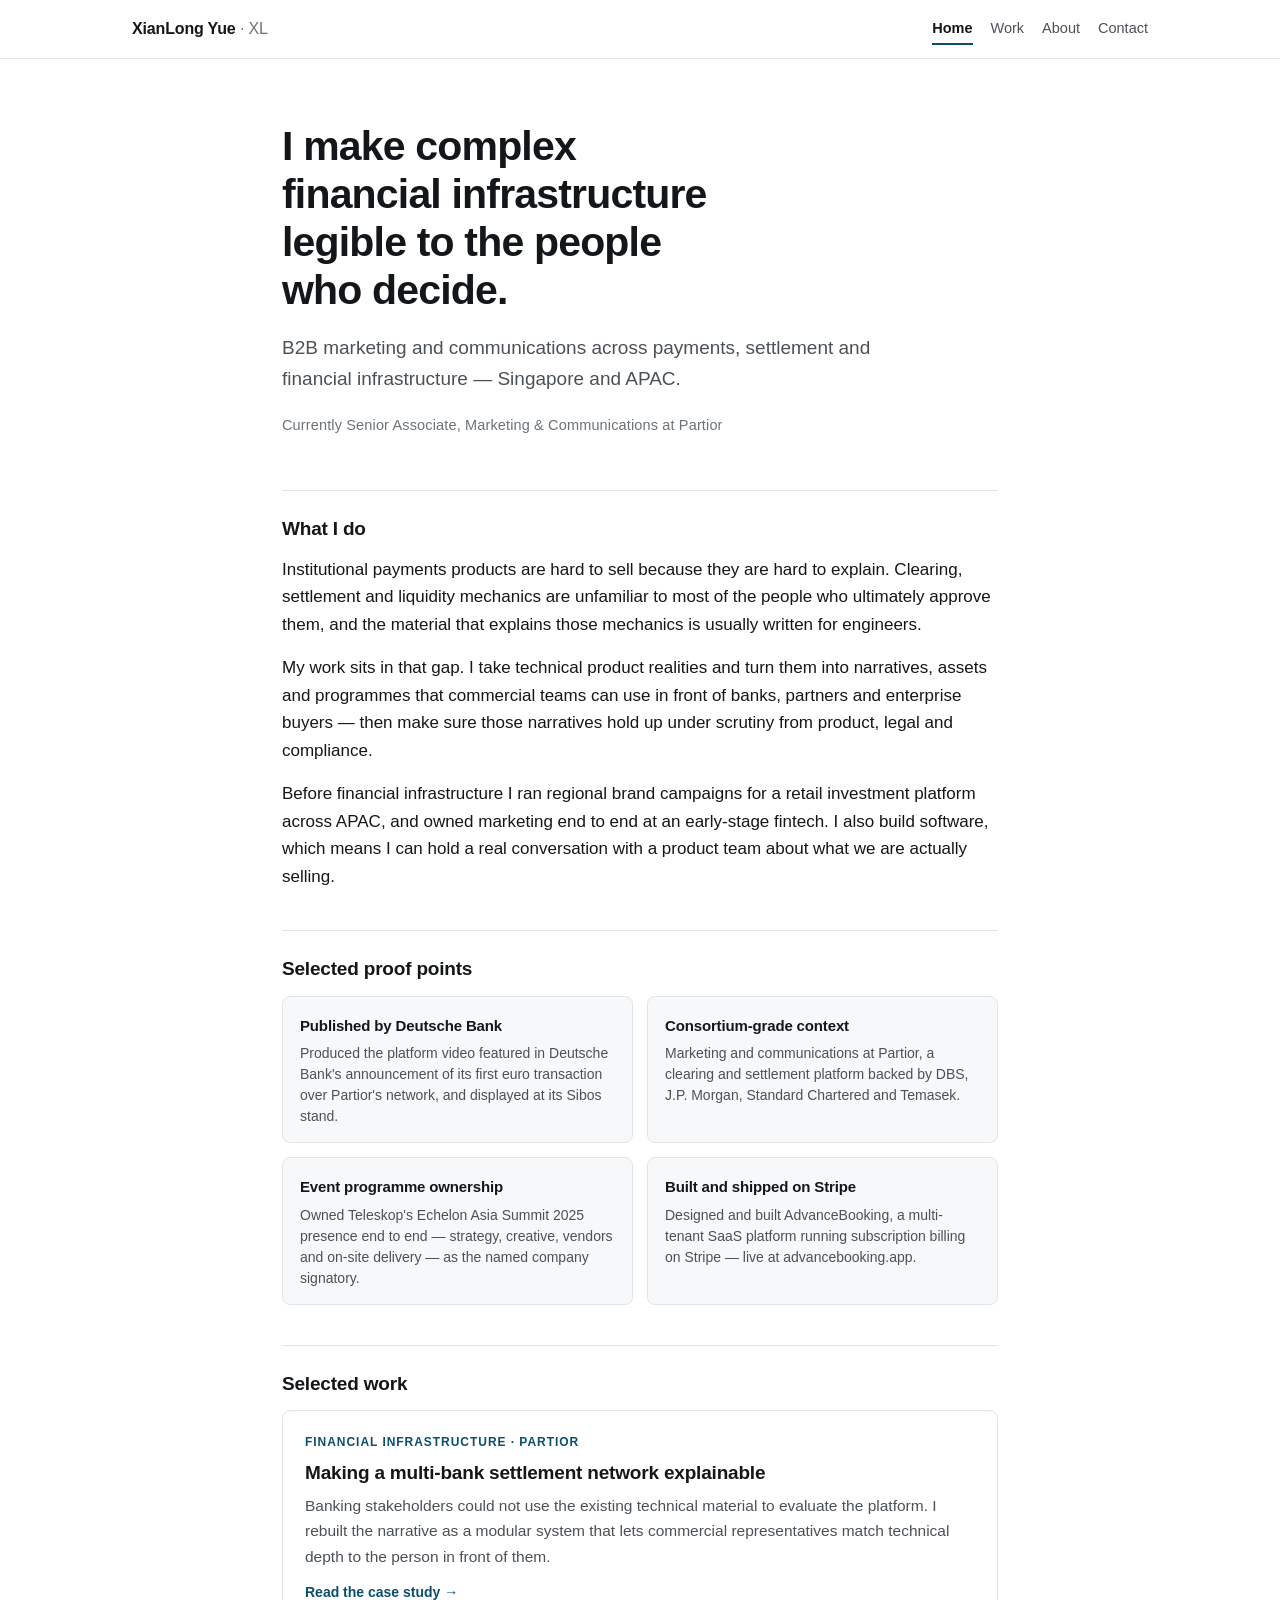
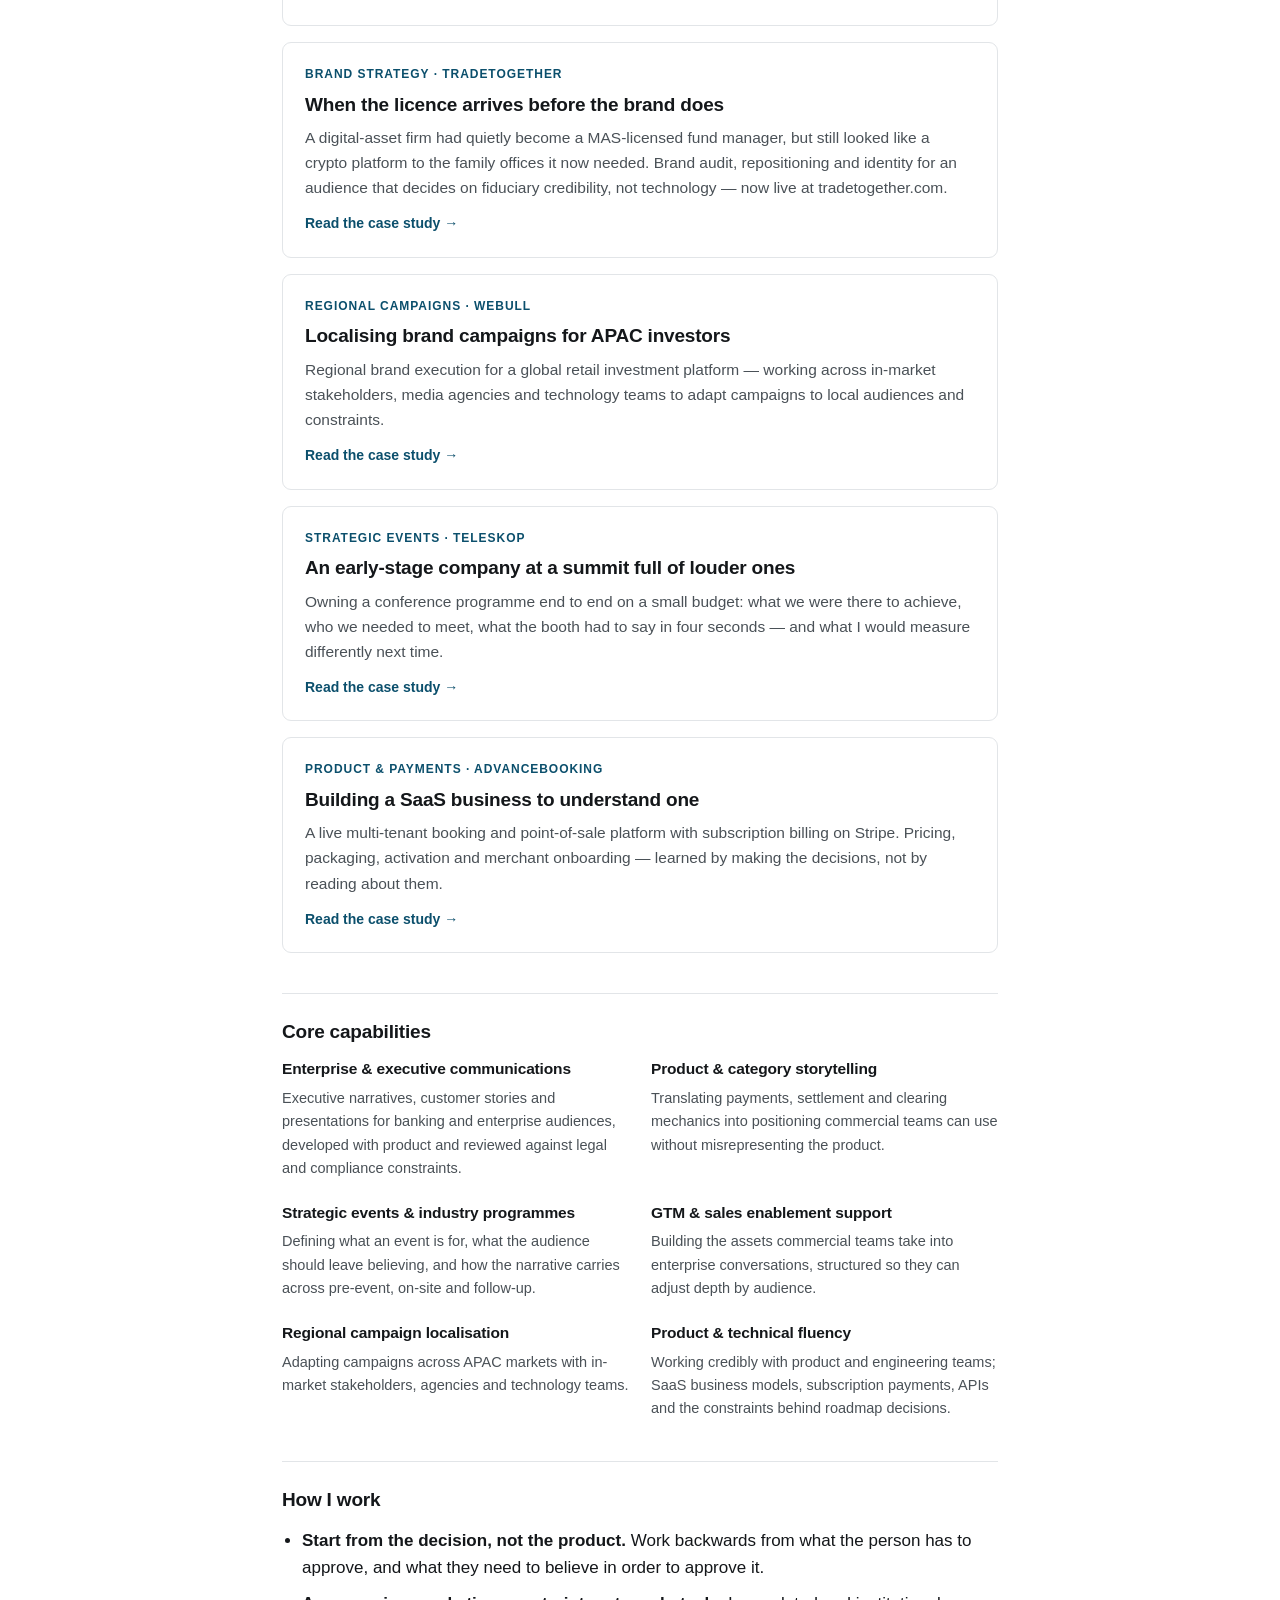
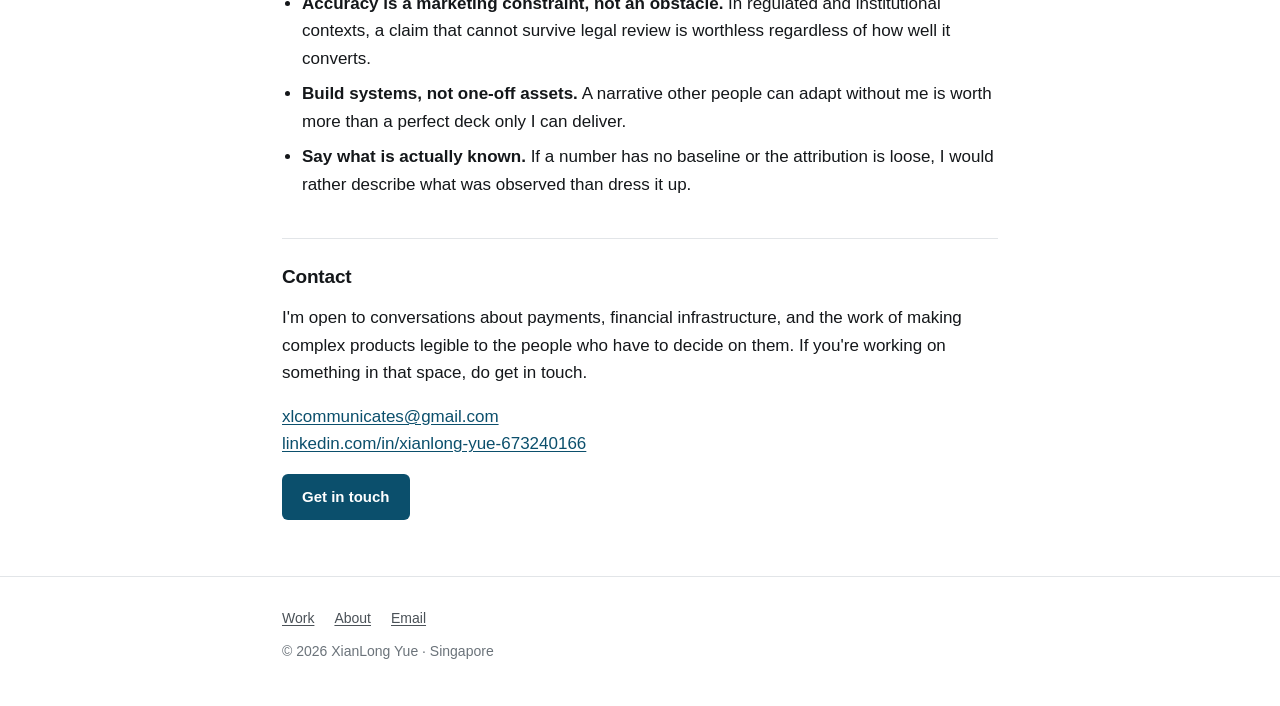
<file: index.html>
<!DOCTYPE html>
<html lang="en-GB">
<head>
<meta charset="utf-8">
<meta name="viewport" content="width=device-width, initial-scale=1">
<title>XianLong Yue — B2B Marketing for Payments and Financial Infrastructure, APAC</title>
<meta name="description" content="XianLong Yue (XL) — B2B marketing and communications across payments, settlement and financial infrastructure in Singapore and APAC. Case studies in institutional storytelling, regional campaigns, strategic events and SaaS product.">
<link rel="canonical" href="https://xlcommunicates-beep.github.io/">
<meta property="og:type" content="website">
<meta property="og:title" content="XianLong Yue — B2B Marketing for Payments and Financial Infrastructure">
<meta property="og:description" content="Making complex financial infrastructure legible to the people who decide. B2B marketing and communications across payments and settlement, Singapore and APAC.">
<meta property="og:url" content="https://xlcommunicates-beep.github.io/">
<meta property="og:locale" content="en_GB">
<meta property="og:image" content="https://xlcommunicates-beep.github.io/assets/og-image.png">
<meta property="og:image:width" content="1200">
<meta property="og:image:height" content="630">
<meta property="og:image:alt" content="XianLong Yue — I make complex financial infrastructure legible to the people who decide.">
<meta name="twitter:card" content="summary_large_image">
<meta name="twitter:image" content="https://xlcommunicates-beep.github.io/assets/og-image.png">
<link rel="stylesheet" href="assets/style.css">
</head>
<body>
<a class="skip-link" href="#main">Skip to content</a>

<header class="site-header">
  <div class="wrap-wide">
    <a class="brand" href="index.html">XianLong Yue <span>· XL</span></a>
    <nav class="site-nav" aria-label="Primary">
      <ul>
        <li><a href="index.html" aria-current="page">Home</a></li>
        <li><a href="work.html">Work</a></li>
        <li><a href="about.html">About</a></li>
        <li><a href="#contact">Contact</a></li>
      </ul>
    </nav>
  </div>
</header>

<main id="main">

  <div class="page-head page-head--lead">
    <div class="wrap">
      <h1>I make complex financial infrastructure legible to the people who decide.</h1>
      <p class="lede">B2B marketing and communications across payments, settlement and financial
      infrastructure — Singapore and APAC.</p>
      <p class="meta">Currently Senior Associate, Marketing &amp; Communications at Partior</p>
    </div>
  </div>

  <section aria-labelledby="value">
    <div class="wrap">
      <h2 id="value">What I do</h2>
      <p>Institutional payments products are hard to sell because they are hard to explain. Clearing,
      settlement and liquidity mechanics are unfamiliar to most of the people who ultimately approve
      them, and the material that explains those mechanics is usually written for engineers.</p>
      <p>My work sits in that gap. I take technical product realities and turn them into narratives,
      assets and programmes that commercial teams can use in front of banks, partners and enterprise
      buyers — then make sure those narratives hold up under scrutiny from product, legal and
      compliance.</p>
      <p>Before financial infrastructure I ran regional brand campaigns for a retail investment
      platform across APAC, and owned marketing end to end at an early-stage fintech. I also build
      software, which means I can hold a real conversation with a product team about what we are
      actually selling.</p>
    </div>
  </section>

  <section aria-labelledby="proof">
    <div class="wrap">
      <h2 id="proof">Selected proof points</h2>
      <div class="proof">
        <div>
          <strong>Published by Deutsche Bank</strong>
          <span>Produced the platform video featured in Deutsche Bank's announcement of its first
          euro transaction over Partior's network, and displayed at its Sibos stand.</span>
        </div>
        <div>
          <strong>Consortium-grade context</strong>
          <span>Marketing and communications at Partior, a clearing and settlement platform backed
          by DBS, J.P. Morgan, Standard Chartered and Temasek.</span>
        </div>
        <div>
          <strong>Event programme ownership</strong>
          <span>Owned Teleskop's Echelon Asia Summit 2025 presence end to end — strategy, creative,
          vendors and on-site delivery — as the named company signatory.</span>
        </div>
        <div>
          <strong>Built and shipped on Stripe</strong>
          <span>Designed and built AdvanceBooking, a multi-tenant SaaS platform running
          subscription billing on Stripe — live at advancebooking.app.</span>
        </div>
      </div>
    </div>
  </section>

  <section aria-labelledby="work">
    <div class="wrap">
      <h2 id="work">Selected work</h2>
      <div class="cases">

        <a class="case-card" href="partior.html">
          <p class="kicker">Financial infrastructure · Partior</p>
          <h3>Making a multi-bank settlement network explainable</h3>
          <p>Banking stakeholders could not use the existing technical material to evaluate the
          platform. I rebuilt the narrative as a modular system that lets commercial
          representatives match technical depth to the person in front of them.</p>
          <span class="more">Read the case study →</span>
        </a>

        <a class="case-card" href="tradetogether.html">
          <p class="kicker">Brand strategy · TradeTogether</p>
          <h3>When the licence arrives before the brand does</h3>
          <p>A digital-asset firm had quietly become a MAS-licensed fund manager, but still looked
          like a crypto platform to the family offices it now needed. Brand audit, repositioning and
          identity for an audience that decides on fiduciary credibility, not technology — now live
          at tradetogether.com.</p>
          <span class="more">Read the case study →</span>
        </a>

        <a class="case-card" href="webull.html">
          <p class="kicker">Regional campaigns · Webull</p>
          <h3>Localising brand campaigns for APAC investors</h3>
          <p>Regional brand execution for a global retail investment platform — working across
          in-market stakeholders, media agencies and technology teams to adapt campaigns to local
          audiences and constraints.</p>
          <span class="more">Read the case study →</span>
        </a>

        <a class="case-card" href="echelon.html">
          <p class="kicker">Strategic events · Teleskop</p>
          <h3>An early-stage company at a summit full of louder ones</h3>
          <p>Owning a conference programme end to end on a small budget: what we were there to
          achieve, who we needed to meet, what the booth had to say in four seconds — and what I
          would measure differently next time.</p>
          <span class="more">Read the case study →</span>
        </a>

        <a class="case-card" href="advancebooking.html">
          <p class="kicker">Product &amp; payments · AdvanceBooking</p>
          <h3>Building a SaaS business to understand one</h3>
          <p>A live multi-tenant booking and point-of-sale platform with subscription billing on
          Stripe. Pricing, packaging, activation and merchant onboarding — learned by making the
          decisions, not by reading about them.</p>
          <span class="more">Read the case study →</span>
        </a>

      </div>
    </div>
  </section>

  <section aria-labelledby="caps">
    <div class="wrap">
      <h2 id="caps">Core capabilities</h2>
      <div class="caps">
        <div>
          <h3>Enterprise &amp; executive communications</h3>
          <p>Executive narratives, customer stories and presentations for banking and enterprise
          audiences, developed with product and reviewed against legal and compliance constraints.</p>
        </div>
        <div>
          <h3>Product &amp; category storytelling</h3>
          <p>Translating payments, settlement and clearing mechanics into positioning commercial
          teams can use without misrepresenting the product.</p>
        </div>
        <div>
          <h3>Strategic events &amp; industry programmes</h3>
          <p>Defining what an event is for, what the audience should leave believing, and how the
          narrative carries across pre-event, on-site and follow-up.</p>
        </div>
        <div>
          <h3>GTM &amp; sales enablement support</h3>
          <p>Building the assets commercial teams take into enterprise conversations, structured so
          they can adjust depth by audience.</p>
        </div>
        <div>
          <h3>Regional campaign localisation</h3>
          <p>Adapting campaigns across APAC markets with in-market stakeholders, agencies and
          technology teams.</p>
        </div>
        <div>
          <h3>Product &amp; technical fluency</h3>
          <p>Working credibly with product and engineering teams; SaaS business models, subscription
          payments, APIs and the constraints behind roadmap decisions.</p>
        </div>
      </div>
    </div>
  </section>

  <section aria-labelledby="how">
    <div class="wrap">
      <h2 id="how">How I work</h2>
      <ul class="plain">
        <li><strong>Start from the decision, not the product.</strong> Work backwards from what the
        person has to approve, and what they need to believe in order to approve it.</li>
        <li><strong>Accuracy is a marketing constraint, not an obstacle.</strong> In regulated and
        institutional contexts, a claim that cannot survive legal review is worthless regardless of
        how well it converts.</li>
        <li><strong>Build systems, not one-off assets.</strong> A narrative other people can adapt
        without me is worth more than a perfect deck only I can deliver.</li>
        <li><strong>Say what is actually known.</strong> If a number has no baseline or the
        attribution is loose, I would rather describe what was observed than dress it up.</li>
      </ul>
    </div>
  </section>

  <section id="contact" aria-labelledby="contact-h">
    <div class="wrap">
      <h2 id="contact-h">Contact</h2>
      <p>I'm open to conversations about payments, financial infrastructure, and the work of
      making complex products legible to the people who have to decide on them. If you're working
      on something in that space, do get in touch.</p>
      <p>
        <a href="mailto:xlcommunicates@gmail.com">xlcommunicates@gmail.com</a><br>
        <a href="https://www.linkedin.com/in/xianlong-yue-673240166/" target="_blank" rel="noopener noreferrer">linkedin.com/in/xianlong-yue-673240166<span class="sr-only"> (opens in a new tab)</span></a>
      </p>
      <div class="btn-row">
        <a class="btn" href="mailto:xlcommunicates@gmail.com">Get in touch</a>
      </div>
    </div>
  </section>

</main>

<footer class="site-footer">
  <div class="wrap">
    <div class="row">
      <a href="work.html">Work</a>
      <a href="about.html">About</a>
      <a href="mailto:xlcommunicates@gmail.com">Email</a>
    </div>
    <div>© 2026 XianLong Yue · Singapore</div>
  </div>
</footer>

</body>
</html>
</file>
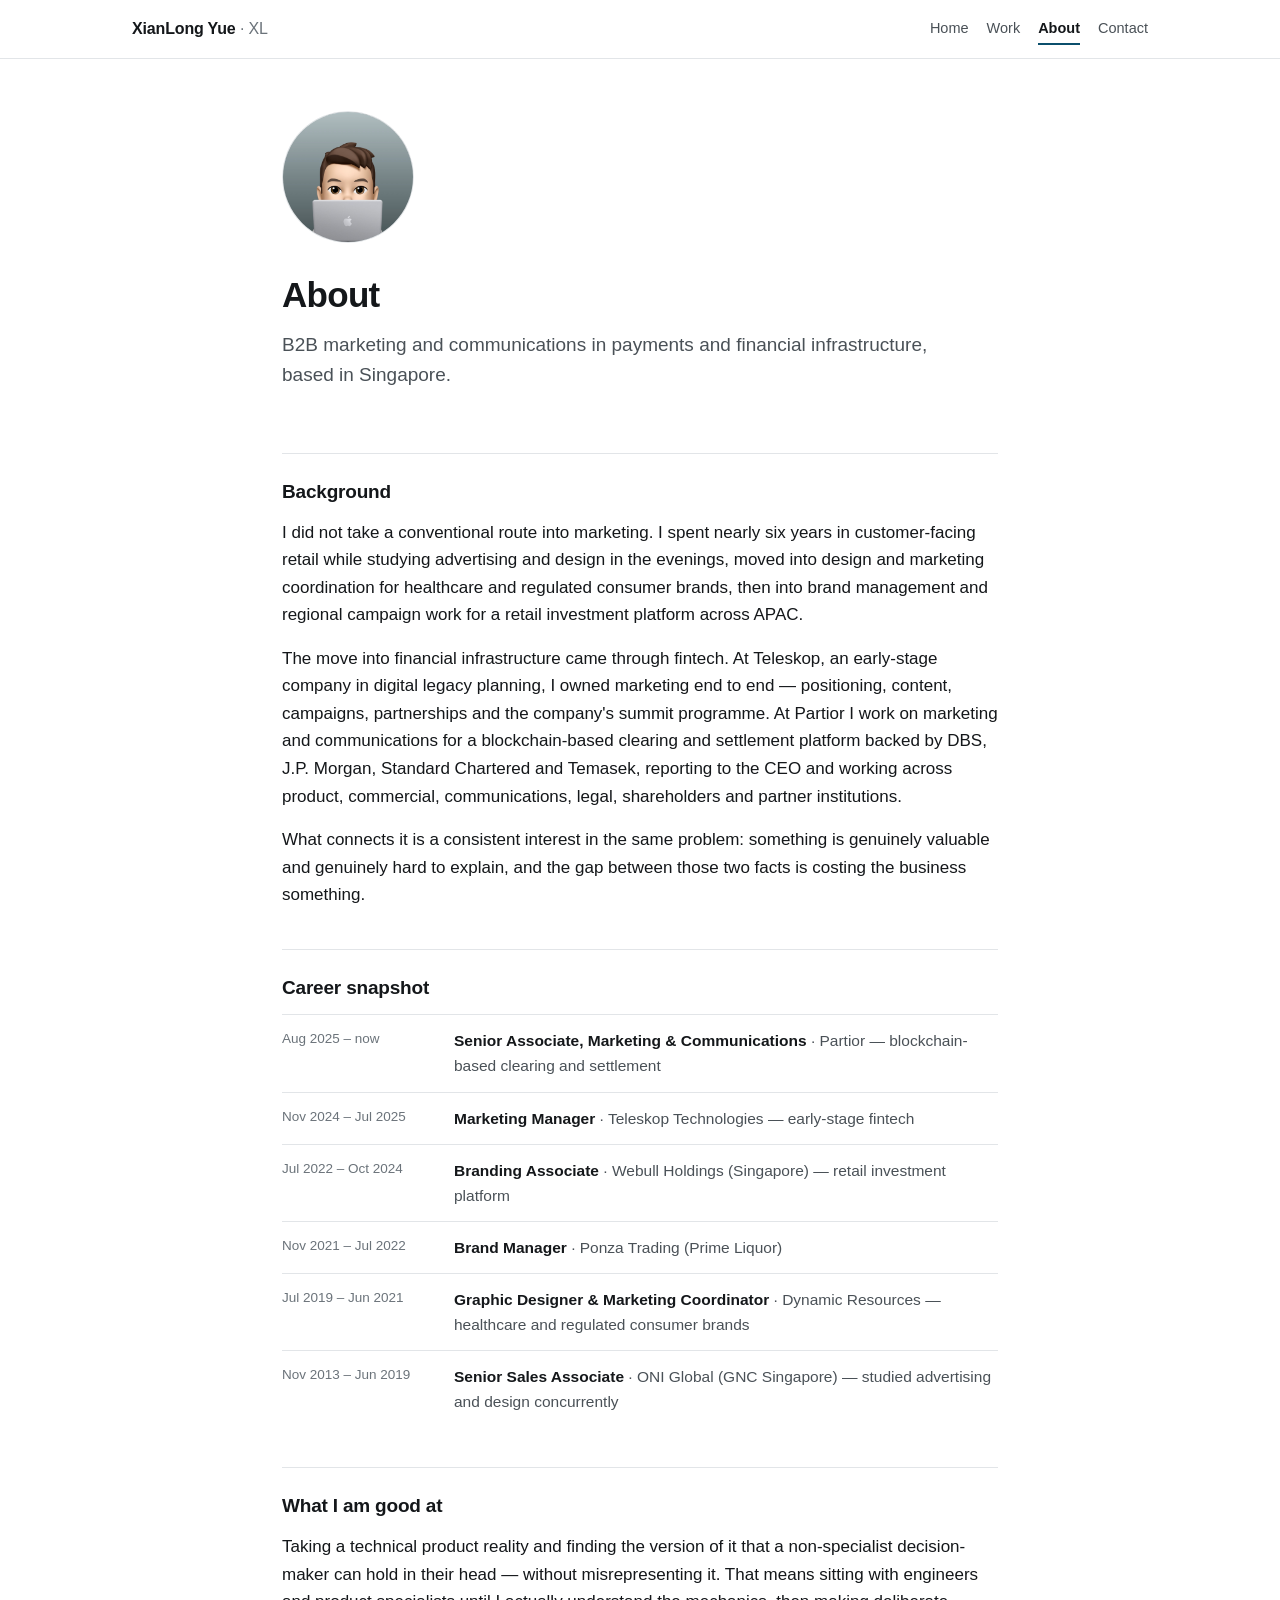
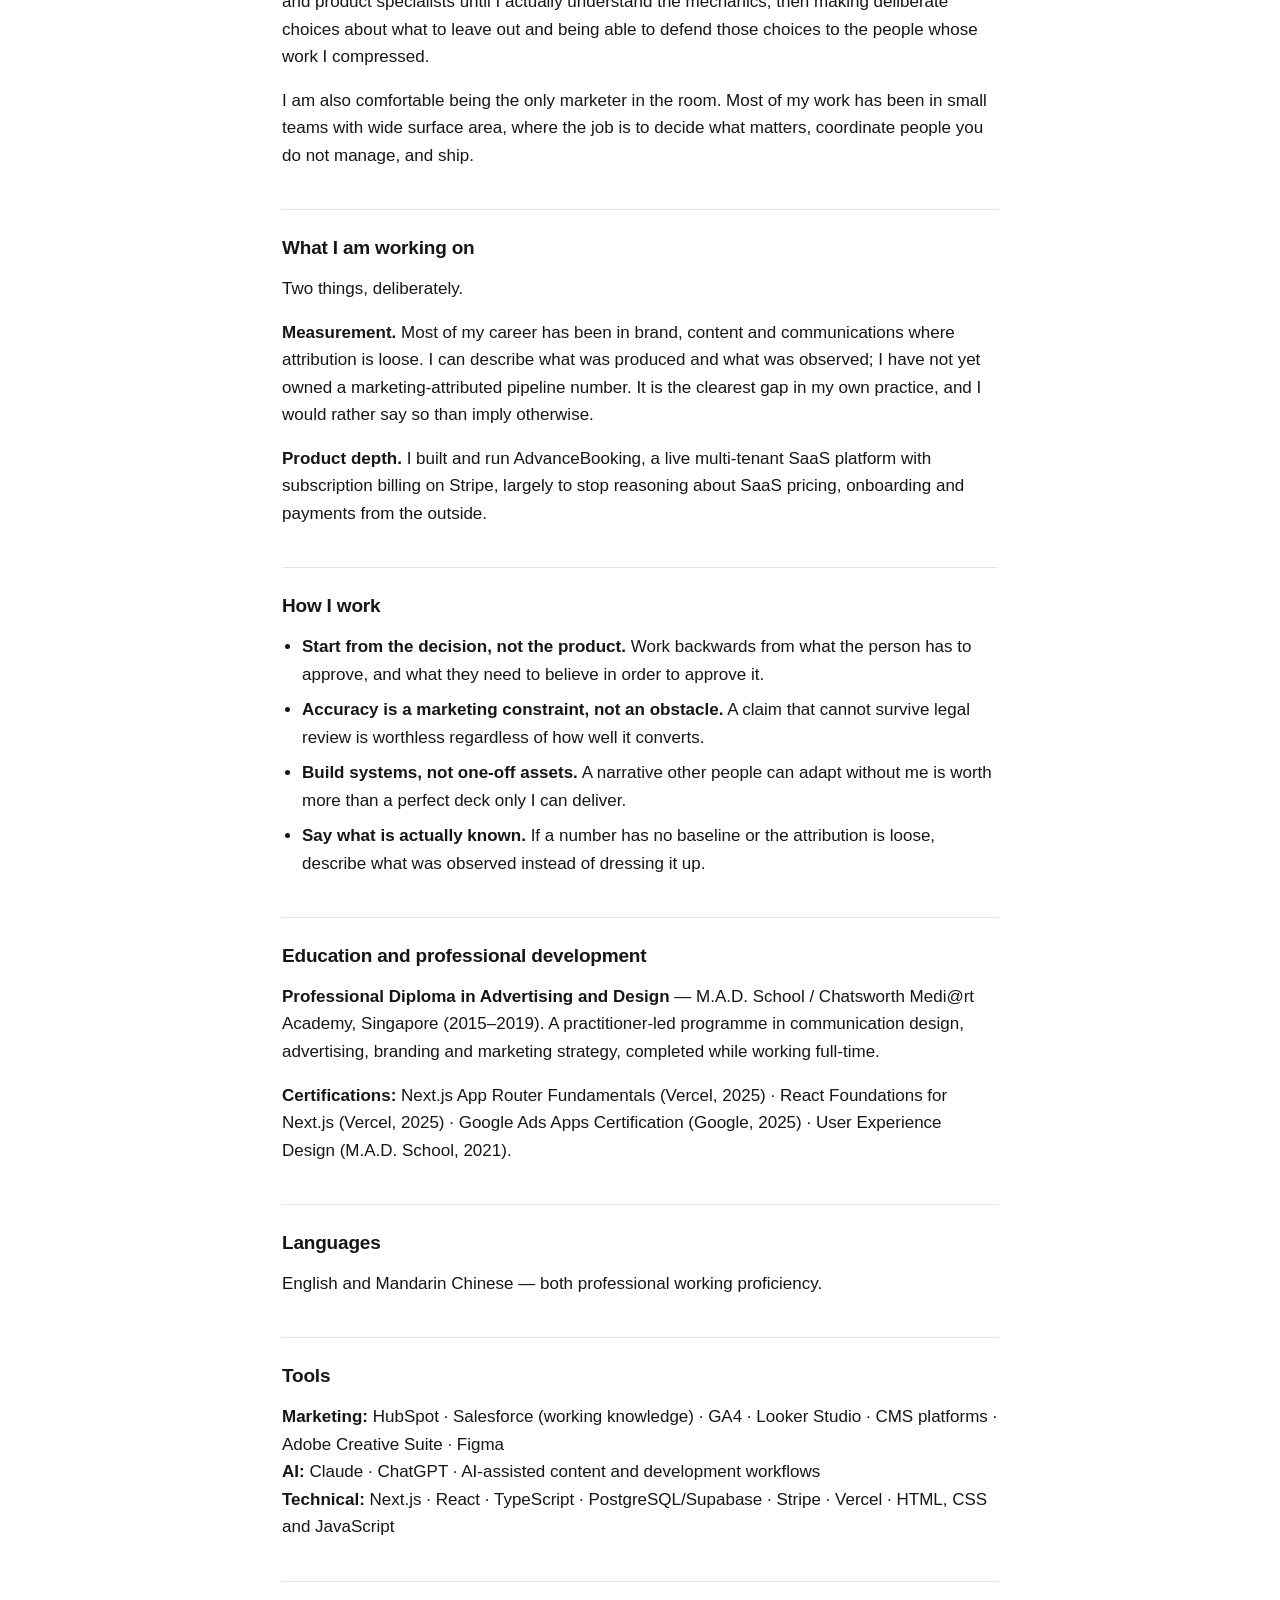
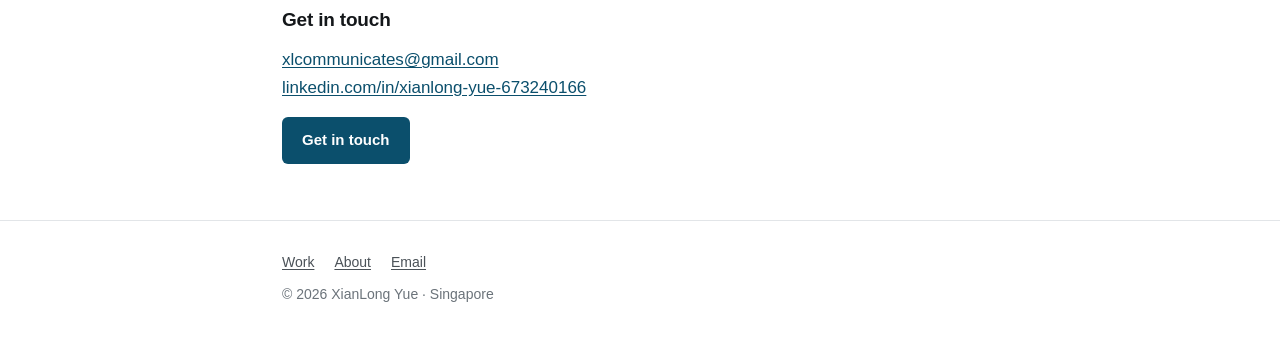
<file: about.html>
<!DOCTYPE html>
<html lang="en-GB">
<head>
<meta charset="utf-8">
<meta name="viewport" content="width=device-width, initial-scale=1">
<title>About — XianLong Yue, B2B marketing in payments and financial infrastructure</title>
<meta name="description" content="About XianLong Yue (XL): B2B marketing and communications in payments and financial infrastructure, Singapore and APAC. Background, how I work, and what I am working on next.">
<link rel="canonical" href="https://xlcommunicates-beep.github.io/about.html">
<meta property="og:type" content="profile">
<meta property="og:title" content="About — XianLong Yue">
<meta property="og:description" content="B2B marketing and communications in payments and financial infrastructure, Singapore and APAC.">
<meta property="og:url" content="https://xlcommunicates-beep.github.io/about.html">
<meta property="og:locale" content="en_GB">
<meta property="og:image" content="https://xlcommunicates-beep.github.io/assets/og-image.png">
<meta property="og:image:width" content="1200">
<meta property="og:image:height" content="630">
<meta property="og:image:alt" content="XianLong Yue — I make complex financial infrastructure legible to the people who decide.">
<meta name="twitter:card" content="summary_large_image">
<meta name="twitter:image" content="https://xlcommunicates-beep.github.io/assets/og-image.png">
<link rel="stylesheet" href="assets/style.css">
</head>
<body>
<a class="skip-link" href="#main">Skip to content</a>

<header class="site-header">
  <div class="wrap-wide">
    <a class="brand" href="index.html">XianLong Yue <span>· XL</span></a>
    <nav class="site-nav" aria-label="Primary">
      <ul>
        <li><a href="index.html">Home</a></li>
        <li><a href="work.html">Work</a></li>
        <li><a href="about.html" aria-current="page">About</a></li>
        <li><a href="index.html#contact">Contact</a></li>
      </ul>
    </nav>
  </div>
</header>

<main id="main">

  <div class="page-head">
    <div class="wrap">
      <img class="portrait" src="images/IMG_5839.jpg" alt="XianLong Yue" loading="lazy">
      <h1>About</h1>
      <p class="lede">B2B marketing and communications in payments and financial infrastructure,
      based in Singapore.</p>
    </div>
  </div>

  <section>
    <div class="wrap">
      <h2>Background</h2>
      <p>I did not take a conventional route into marketing. I spent nearly six years in
      customer-facing retail while studying advertising and design in the evenings, moved into design
      and marketing coordination for healthcare and regulated consumer brands, then into brand
      management and regional campaign work for a retail investment platform across APAC.</p>
      <p>The move into financial infrastructure came through fintech. At Teleskop, an early-stage
      company in digital legacy planning, I owned marketing end to end — positioning, content,
      campaigns, partnerships and the company's summit programme. At Partior I work on marketing and
      communications for a blockchain-based clearing and settlement platform backed by DBS,
      J.P. Morgan, Standard Chartered and Temasek, reporting to the CEO and working across product,
      commercial, communications, legal, shareholders and partner institutions.</p>
      <p>What connects it is a consistent interest in the same problem: something is genuinely
      valuable and genuinely hard to explain, and the gap between those two facts is costing the
      business something.</p>

      <h2>Career snapshot</h2>
      <div class="timeline">
        <div class="tl-row">
          <div class="when">Aug 2025 – now</div>
          <div class="what"><strong>Senior Associate, Marketing &amp; Communications</strong>
            <span>· Partior — blockchain-based clearing and settlement</span></div>
        </div>
        <div class="tl-row">
          <div class="when">Nov 2024 – Jul 2025</div>
          <div class="what"><strong>Marketing Manager</strong>
            <span>· Teleskop Technologies — early-stage fintech</span></div>
        </div>
        <div class="tl-row">
          <div class="when">Jul 2022 – Oct 2024</div>
          <div class="what"><strong>Branding Associate</strong>
            <span>· Webull Holdings (Singapore) — retail investment platform</span></div>
        </div>
        <div class="tl-row">
          <div class="when">Nov 2021 – Jul 2022</div>
          <div class="what"><strong>Brand Manager</strong>
            <span>· Ponza Trading (Prime Liquor)</span></div>
        </div>
        <div class="tl-row">
          <div class="when">Jul 2019 – Jun 2021</div>
          <div class="what"><strong>Graphic Designer &amp; Marketing Coordinator</strong>
            <span>· Dynamic Resources — healthcare and regulated consumer brands</span></div>
        </div>
        <div class="tl-row">
          <div class="when">Nov 2013 – Jun 2019</div>
          <div class="what"><strong>Senior Sales Associate</strong>
            <span>· ONI Global (GNC Singapore) — studied advertising and design concurrently</span></div>
        </div>
      </div>

      <h2>What I am good at</h2>
      <p>Taking a technical product reality and finding the version of it that a non-specialist
      decision-maker can hold in their head — without misrepresenting it. That means sitting with
      engineers and product specialists until I actually understand the mechanics, then making
      deliberate choices about what to leave out and being able to defend those choices to the people
      whose work I compressed.</p>
      <p>I am also comfortable being the only marketer in the room. Most of my work has been in small
      teams with wide surface area, where the job is to decide what matters, coordinate people you do
      not manage, and ship.</p>

      <h2>What I am working on</h2>
      <p>Two things, deliberately.</p>
      <p><strong>Measurement.</strong> Most of my career has been in brand, content and communications
      where attribution is loose. I can describe what was produced and what was observed; I have not
      yet owned a marketing-attributed pipeline number. It is the clearest gap in my own practice,
      and I would rather say so than imply otherwise.</p>
      <p><strong>Product depth.</strong> I built and run AdvanceBooking, a live multi-tenant SaaS
      platform with subscription billing on Stripe, largely to stop reasoning about SaaS pricing,
      onboarding and payments from the outside.</p>

      <h2>How I work</h2>
      <ul class="plain">
        <li><strong>Start from the decision, not the product.</strong> Work backwards from what the
        person has to approve, and what they need to believe in order to approve it.</li>
        <li><strong>Accuracy is a marketing constraint, not an obstacle.</strong> A claim that
        cannot survive legal review is worthless regardless of how well it converts.</li>
        <li><strong>Build systems, not one-off assets.</strong> A narrative other people can adapt
        without me is worth more than a perfect deck only I can deliver.</li>
        <li><strong>Say what is actually known.</strong> If a number has no baseline or the
        attribution is loose, describe what was observed instead of dressing it up.</li>
      </ul>

      <h2>Education and professional development</h2>
      <p><strong>Professional Diploma in Advertising and Design</strong> — M.A.D. School /
      Chatsworth Medi@rt Academy, Singapore (2015–2019). A practitioner-led programme in
      communication design, advertising, branding and marketing strategy, completed while working
      full-time.</p>
      <p><strong>Certifications:</strong> Next.js App Router Fundamentals (Vercel, 2025) · React
      Foundations for Next.js (Vercel, 2025) · Google Ads Apps Certification (Google, 2025) · User
      Experience Design (M.A.D. School, 2021).</p>

      <h2>Languages</h2>
      <p>English and Mandarin Chinese — both professional working proficiency.</p>

      <h2>Tools</h2>
      <p><strong>Marketing:</strong> HubSpot · Salesforce (working knowledge) · GA4 · Looker Studio ·
      CMS platforms · Adobe Creative Suite · Figma<br>
      <strong>AI:</strong> Claude · ChatGPT · AI-assisted content and development workflows<br>
      <strong>Technical:</strong> Next.js · React · TypeScript · PostgreSQL/Supabase · Stripe ·
      Vercel · HTML, CSS and JavaScript</p>

      <h2>Get in touch</h2>
      <p>
        <a href="mailto:xlcommunicates@gmail.com">xlcommunicates@gmail.com</a><br>
        <a href="https://www.linkedin.com/in/xianlong-yue-673240166/" target="_blank" rel="noopener noreferrer">linkedin.com/in/xianlong-yue-673240166<span class="sr-only"> (opens in a new tab)</span></a>
      </p>
      <div class="btn-row">
        <a class="btn" href="mailto:xlcommunicates@gmail.com">Get in touch</a>
      </div>
    </div>
  </section>

</main>

<footer class="site-footer">
  <div class="wrap">
    <div class="row">
      <a href="work.html">Work</a>
      <a href="about.html">About</a>
      <a href="mailto:xlcommunicates@gmail.com">Email</a>
    </div>
    <div>© 2026 XianLong Yue · Singapore</div>
  </div>
</footer>

</body>
</html>
</file>
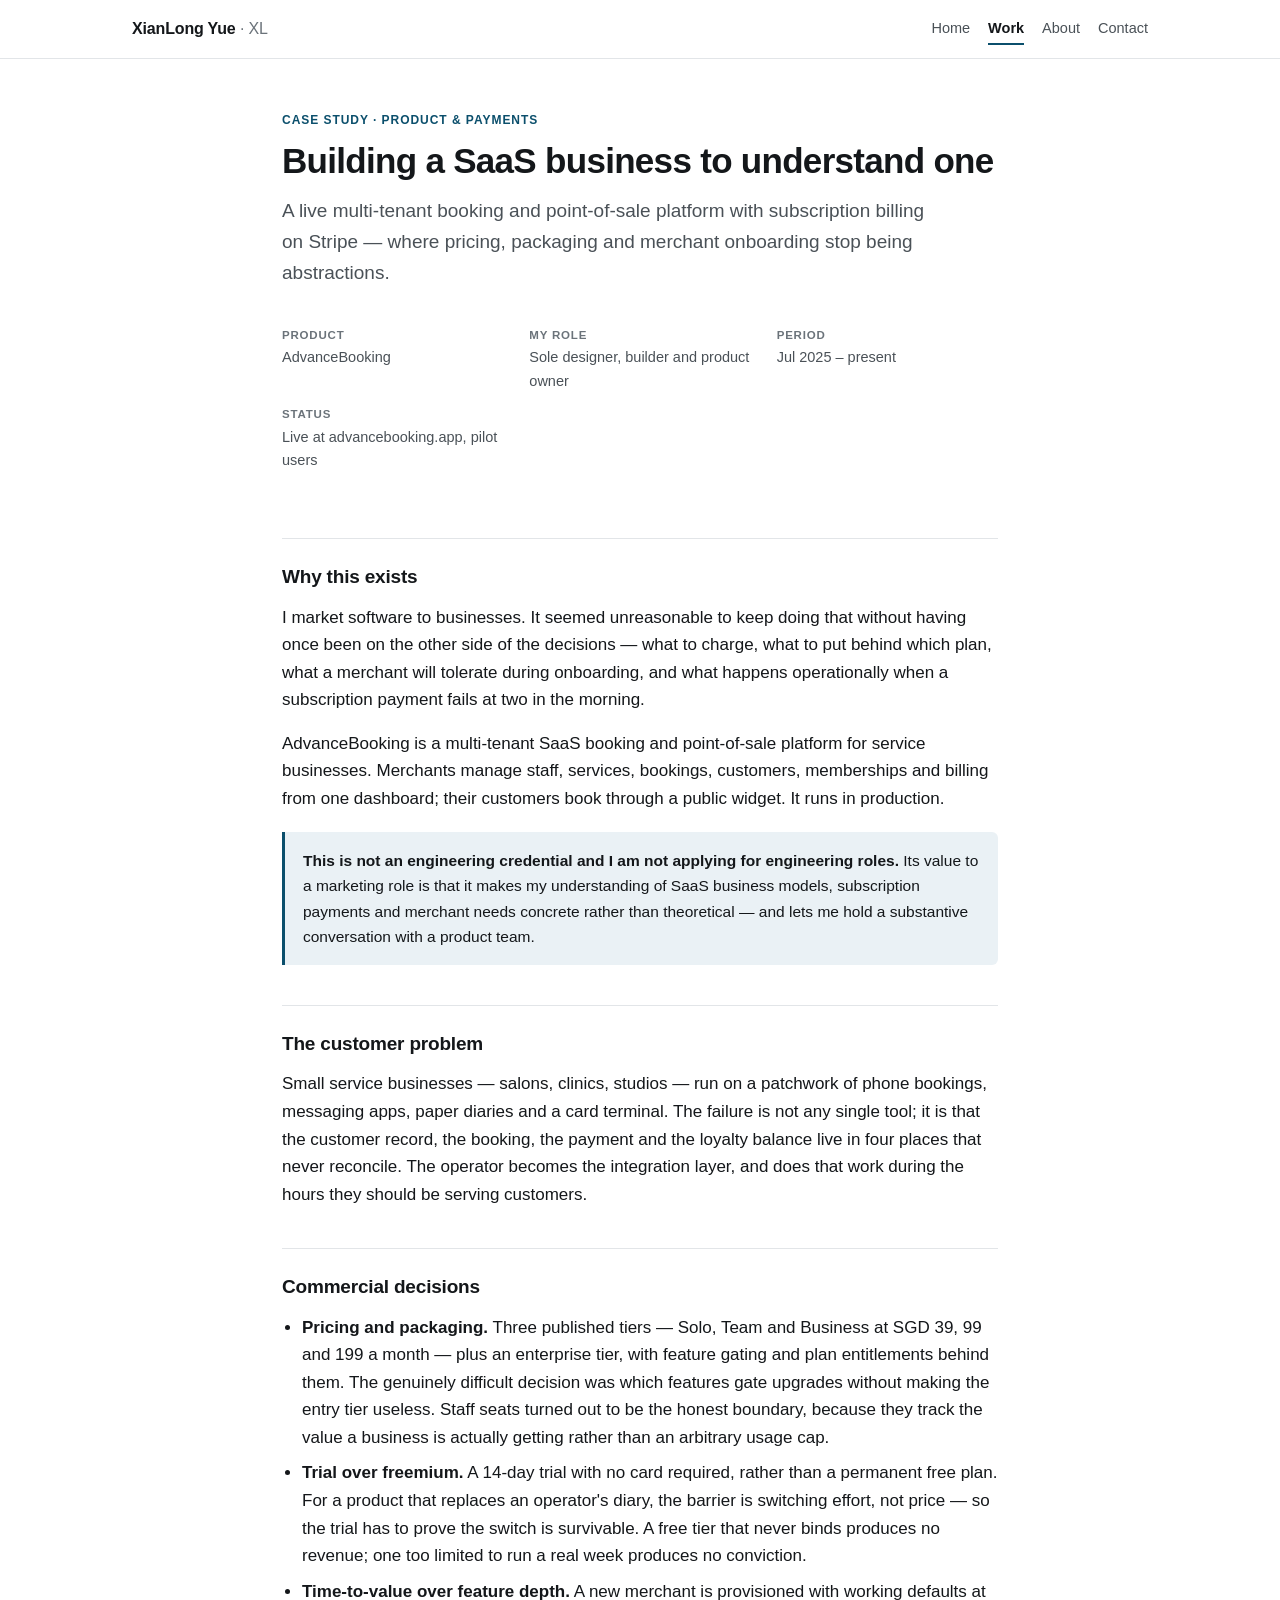
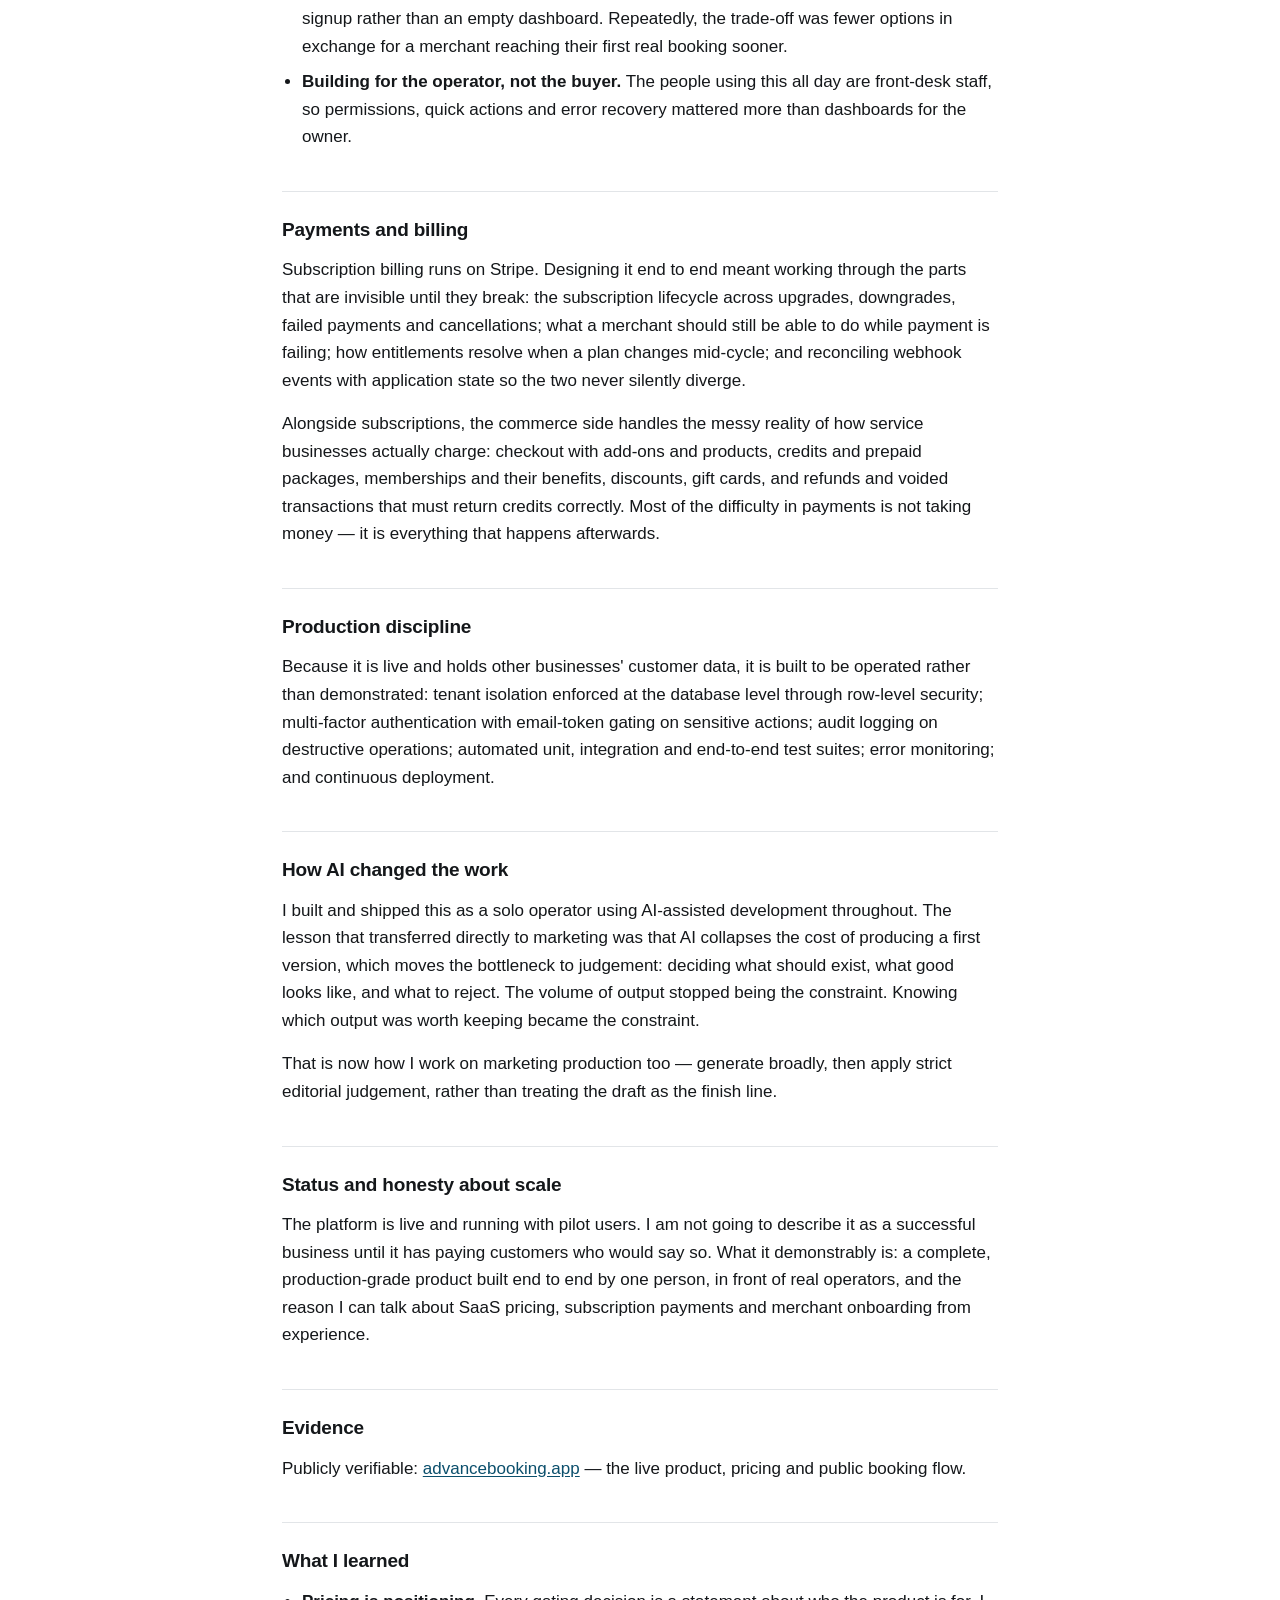
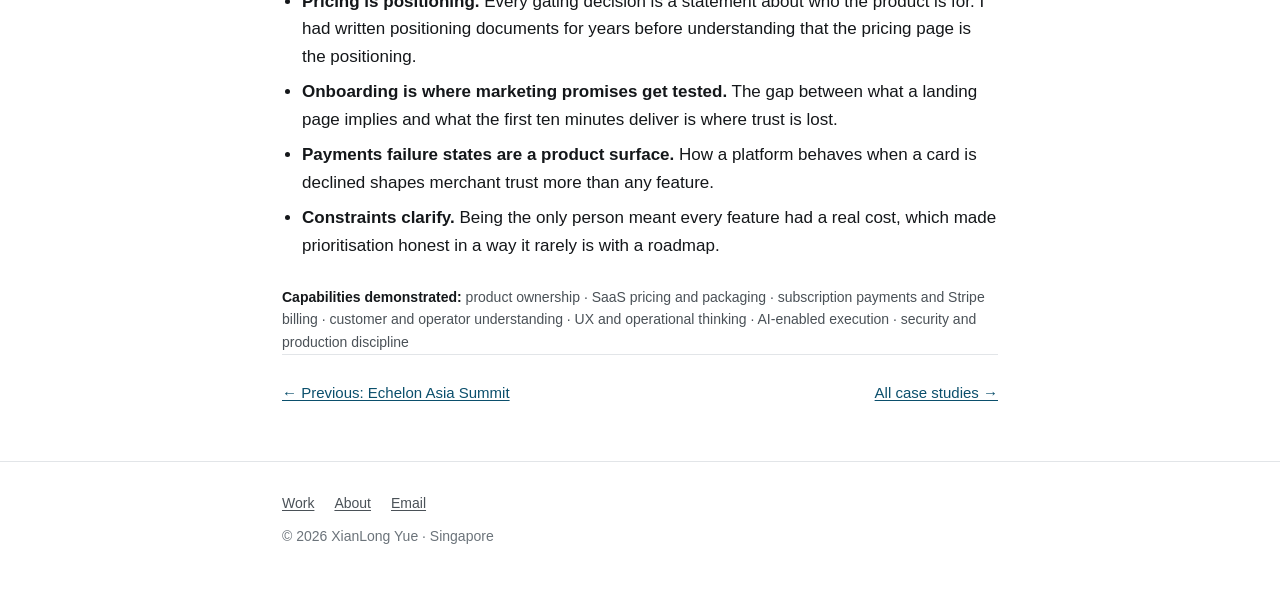
<file: advancebooking.html>
<!DOCTYPE html>
<html lang="en-GB">
<head>
<meta charset="utf-8">
<meta name="viewport" content="width=device-width, initial-scale=1">
<title>AdvanceBooking — building a SaaS business to understand one | XianLong Yue</title>
<meta name="description" content="Case study: designing and building AdvanceBooking, a live multi-tenant SaaS booking and point-of-sale platform with subscription billing on Stripe — pricing, packaging, merchant onboarding and production discipline.">
<link rel="canonical" href="https://xlcommunicates-beep.github.io/advancebooking.html">
<meta property="og:type" content="article">
<meta property="og:title" content="AdvanceBooking — building a SaaS business to understand one">
<meta property="og:description" content="A live multi-tenant SaaS platform with subscription billing on Stripe: pricing, packaging, activation and merchant onboarding.">
<meta property="og:url" content="https://xlcommunicates-beep.github.io/advancebooking.html">
<meta property="og:locale" content="en_GB">
<meta property="og:image" content="https://xlcommunicates-beep.github.io/assets/og-image.png">
<meta property="og:image:width" content="1200">
<meta property="og:image:height" content="630">
<meta property="og:image:alt" content="XianLong Yue — I make complex financial infrastructure legible to the people who decide.">
<meta name="twitter:card" content="summary_large_image">
<meta name="twitter:image" content="https://xlcommunicates-beep.github.io/assets/og-image.png">
<link rel="stylesheet" href="assets/style.css">
</head>
<body>
<a class="skip-link" href="#main">Skip to content</a>

<header class="site-header">
  <div class="wrap-wide">
    <a class="brand" href="index.html">XianLong Yue <span>· XL</span></a>
    <nav class="site-nav" aria-label="Primary">
      <ul>
        <li><a href="index.html">Home</a></li>
        <li><a href="work.html" aria-current="page">Work</a></li>
        <li><a href="about.html">About</a></li>
        <li><a href="index.html#contact">Contact</a></li>
      </ul>
    </nav>
  </div>
</header>

<main id="main">

  <div class="page-head">
    <div class="wrap">
      <p class="kicker">Case study · Product &amp; payments</p>
      <h1>Building a SaaS business to understand one</h1>
      <p class="lede">A live multi-tenant booking and point-of-sale platform with subscription
      billing on Stripe — where pricing, packaging and merchant onboarding stop being abstractions.</p>
      <dl class="facts">
        <div><dt>Product</dt><dd>AdvanceBooking</dd></div>
        <div><dt>My role</dt><dd>Sole designer, builder and product owner</dd></div>
        <div><dt>Period</dt><dd>Jul 2025 – present</dd></div>
        <div><dt>Status</dt><dd>Live at advancebooking.app, pilot users</dd></div>
      </dl>
    </div>
  </div>

  <div class="page-body">
    <div class="wrap">

      <h2>Why this exists</h2>
      <p>I market software to businesses. It seemed unreasonable to keep doing that without having
      once been on the other side of the decisions — what to charge, what to put behind which plan,
      what a merchant will tolerate during onboarding, and what happens operationally when a
      subscription payment fails at two in the morning.</p>
      <p>AdvanceBooking is a multi-tenant SaaS booking and point-of-sale platform for service
      businesses. Merchants manage staff, services, bookings, customers, memberships and billing
      from one dashboard; their customers book through a public widget. It runs in production.</p>

      <div class="role-box">
        <p><strong>This is not an engineering credential and I am not applying for engineering
        roles.</strong> Its value to a marketing role is that it makes my understanding of SaaS
        business models, subscription payments and merchant needs concrete rather than theoretical —
        and lets me hold a substantive conversation with a product team.</p>
      </div>

      <h2>The customer problem</h2>
      <p>Small service businesses — salons, clinics, studios — run on a patchwork of phone bookings,
      messaging apps, paper diaries and a card terminal. The failure is not any single tool; it is
      that the customer record, the booking, the payment and the loyalty balance live in four places
      that never reconcile. The operator becomes the integration layer, and does that work during
      the hours they should be serving customers.</p>

      <h2>Commercial decisions</h2>
      <ul class="plain">
        <li><strong>Pricing and packaging.</strong> Three published tiers — Solo, Team and
        Business at SGD 39, 99 and 199 a month — plus an enterprise tier, with feature gating and
        plan entitlements behind them. The genuinely difficult decision was which features gate
        upgrades without making the entry tier useless. Staff seats turned out to be the honest
        boundary, because they track the value a business is actually getting rather than an
        arbitrary usage cap.</li>
        <li><strong>Trial over freemium.</strong> A 14-day trial with no card required, rather than
        a permanent free plan. For a product that replaces an operator's diary, the barrier is
        switching effort, not price — so the trial has to prove the switch is survivable. A free
        tier that never binds produces no revenue; one too limited to run a real week produces no
        conviction.</li>
        <li><strong>Time-to-value over feature depth.</strong> A new merchant is provisioned with
        working defaults at signup rather than an empty dashboard. Repeatedly, the trade-off was
        fewer options in exchange for a merchant reaching their first real booking sooner.</li>
        <li><strong>Building for the operator, not the buyer.</strong> The people using this all
        day are front-desk staff, so permissions, quick actions and error recovery mattered more
        than dashboards for the owner.</li>
      </ul>

      <h2>Payments and billing</h2>
      <p>Subscription billing runs on Stripe. Designing it end to end meant working through the
      parts that are invisible until they break: the subscription lifecycle across upgrades,
      downgrades, failed payments and cancellations; what a merchant should still be able to do
      while payment is failing; how entitlements resolve when a plan changes mid-cycle; and
      reconciling webhook events with application state so the two never silently diverge.</p>
      <p>Alongside subscriptions, the commerce side handles the messy reality of how service
      businesses actually charge: checkout with add-ons and products, credits and prepaid packages,
      memberships and their benefits, discounts, gift cards, and refunds and voided transactions
      that must return credits correctly. Most of the difficulty in payments is not taking money —
      it is everything that happens afterwards.</p>

      <h2>Production discipline</h2>
      <p>Because it is live and holds other businesses' customer data, it is built to be operated
      rather than demonstrated: tenant isolation enforced at the database level through row-level
      security; multi-factor authentication with email-token gating on sensitive actions; audit
      logging on destructive operations; automated unit, integration and end-to-end test suites;
      error monitoring; and continuous deployment.</p>

      <h2>How AI changed the work</h2>
      <p>I built and shipped this as a solo operator using AI-assisted development throughout. The
      lesson that transferred directly to marketing was that AI collapses the cost of producing a
      first version, which moves the bottleneck to judgement: deciding what should exist, what good
      looks like, and what to reject. The volume of output stopped being the constraint. Knowing
      which output was worth keeping became the constraint.</p>
      <p>That is now how I work on marketing production too — generate broadly, then apply strict
      editorial judgement, rather than treating the draft as the finish line.</p>

      <h2>Status and honesty about scale</h2>
      <p>The platform is live and running with pilot users. I am not going to describe it as a
      successful business until it has paying customers who would say so. What it demonstrably is:
      a complete, production-grade product built end to end by one person, in front of real
      operators, and the reason I can talk about SaaS pricing, subscription payments and merchant
      onboarding from experience.</p>

      <h2>Evidence</h2>
      <p>Publicly verifiable: <a href="https://www.advancebooking.app/" target="_blank" rel="noopener noreferrer">advancebooking.app</a><span class="sr-only"> (opens in a new tab)</span>
      — the live product, pricing and public booking flow.</p>

      <h2>What I learned</h2>
      <ul class="plain">
        <li><strong>Pricing is positioning.</strong> Every gating decision is a statement about who
        the product is for. I had written positioning documents for years before understanding that
        the pricing page is the positioning.</li>
        <li><strong>Onboarding is where marketing promises get tested.</strong> The gap between what
        a landing page implies and what the first ten minutes deliver is where trust is lost.</li>
        <li><strong>Payments failure states are a product surface.</strong> How a platform behaves
        when a card is declined shapes merchant trust more than any feature.</li>
        <li><strong>Constraints clarify.</strong> Being the only person meant every feature had a
        real cost, which made prioritisation honest in a way it rarely is with a roadmap.</li>
      </ul>

      <p class="tags"><strong>Capabilities demonstrated:</strong> product ownership · SaaS pricing
      and packaging · subscription payments and Stripe billing · customer and operator
      understanding · UX and operational thinking · AI-enabled execution · security and production
      discipline</p>

      <div class="pager">
        <a href="echelon.html">← Previous: Echelon Asia Summit</a>
        <a href="work.html">All case studies →</a>
      </div>

    </div>
  </div>

</main>

<footer class="site-footer">
  <div class="wrap">
    <div class="row">
      <a href="work.html">Work</a>
      <a href="about.html">About</a>
      <a href="mailto:xlcommunicates@gmail.com">Email</a>
    </div>
    <div>© 2026 XianLong Yue · Singapore</div>
  </div>
</footer>

</body>
</html>
</file>
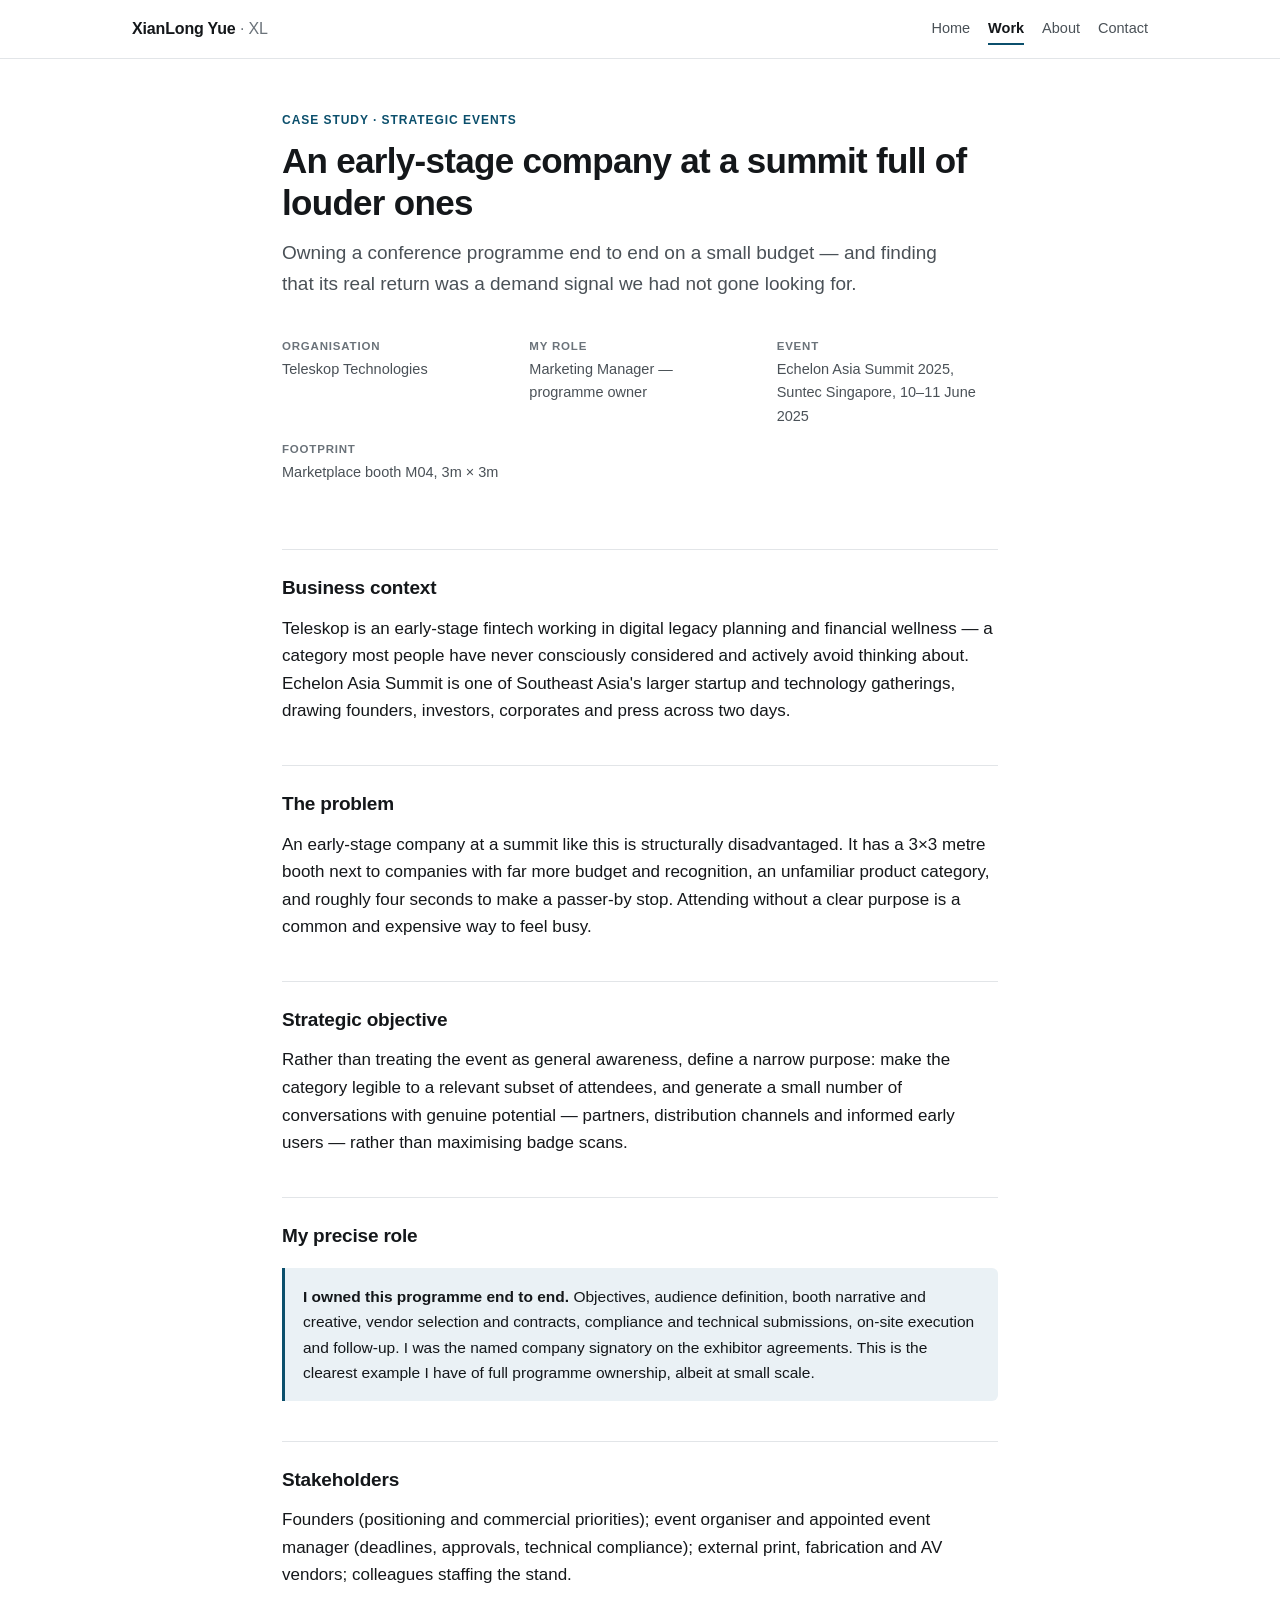
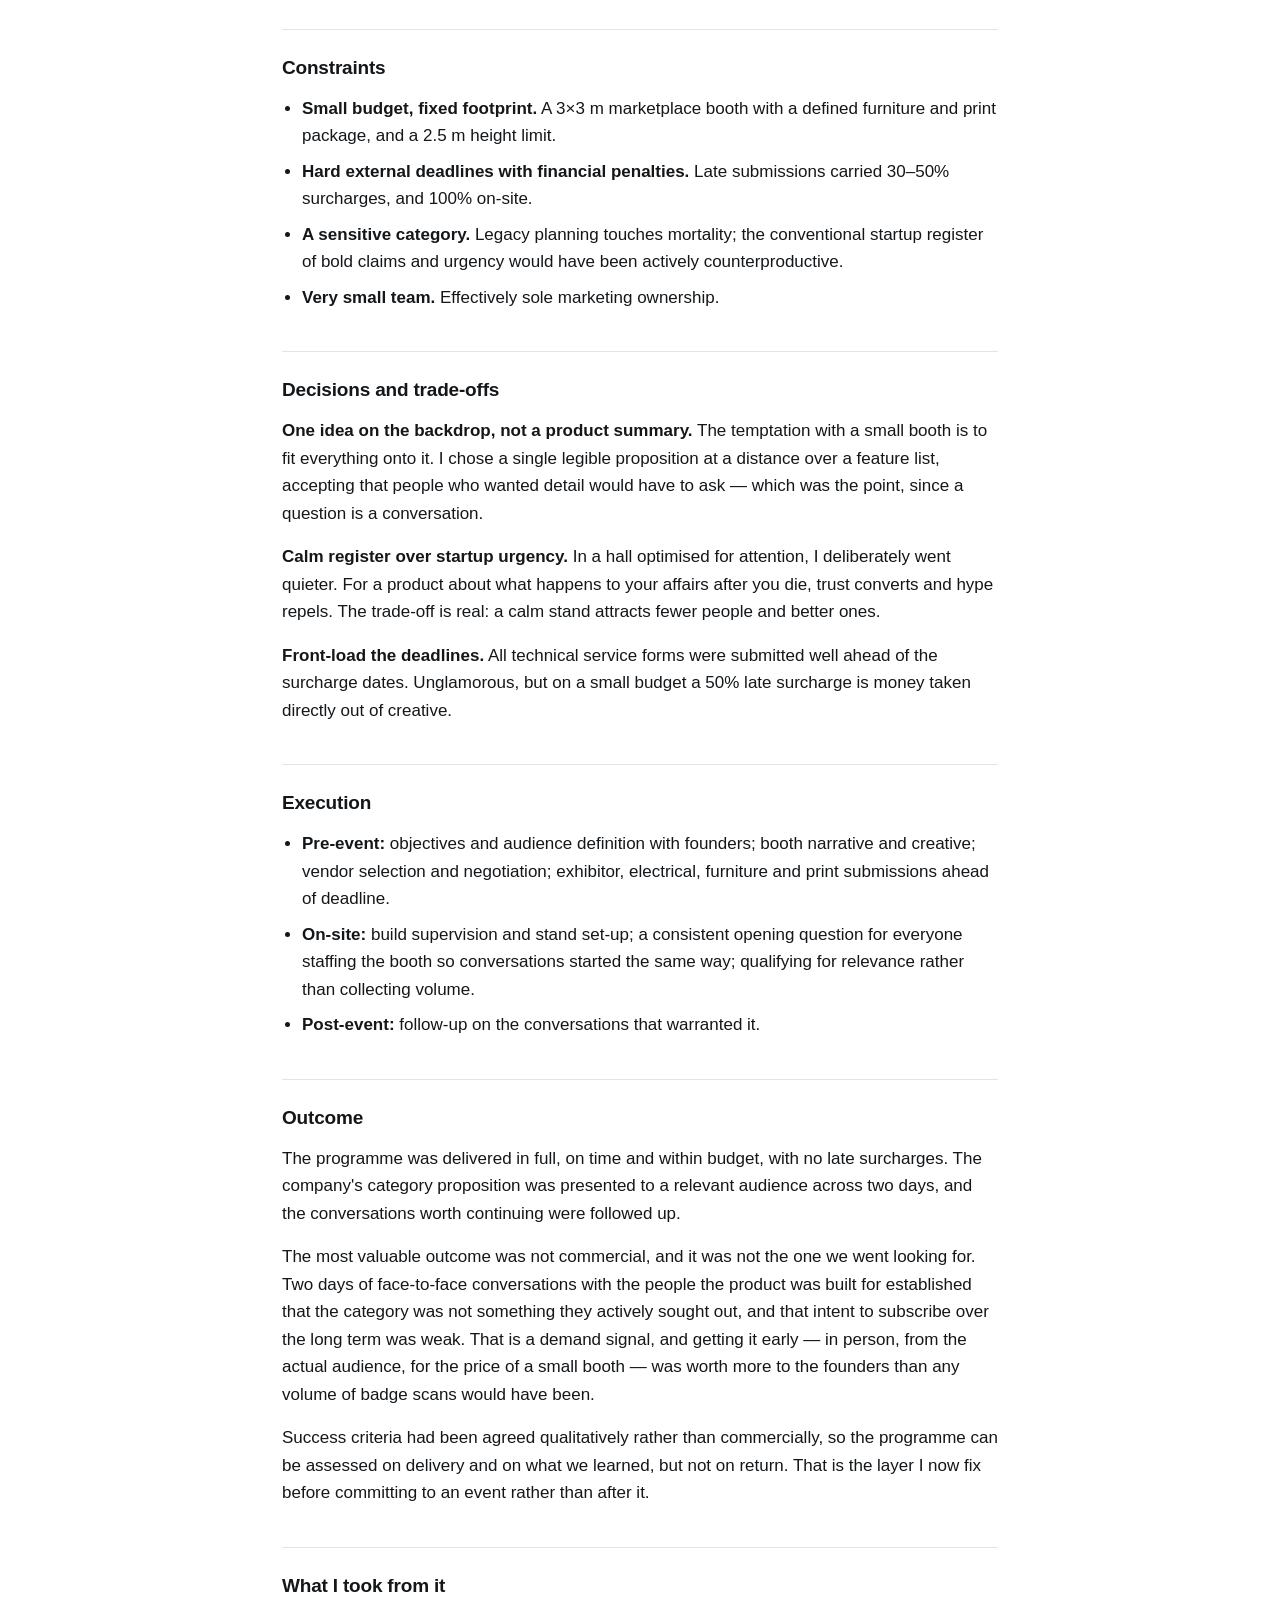
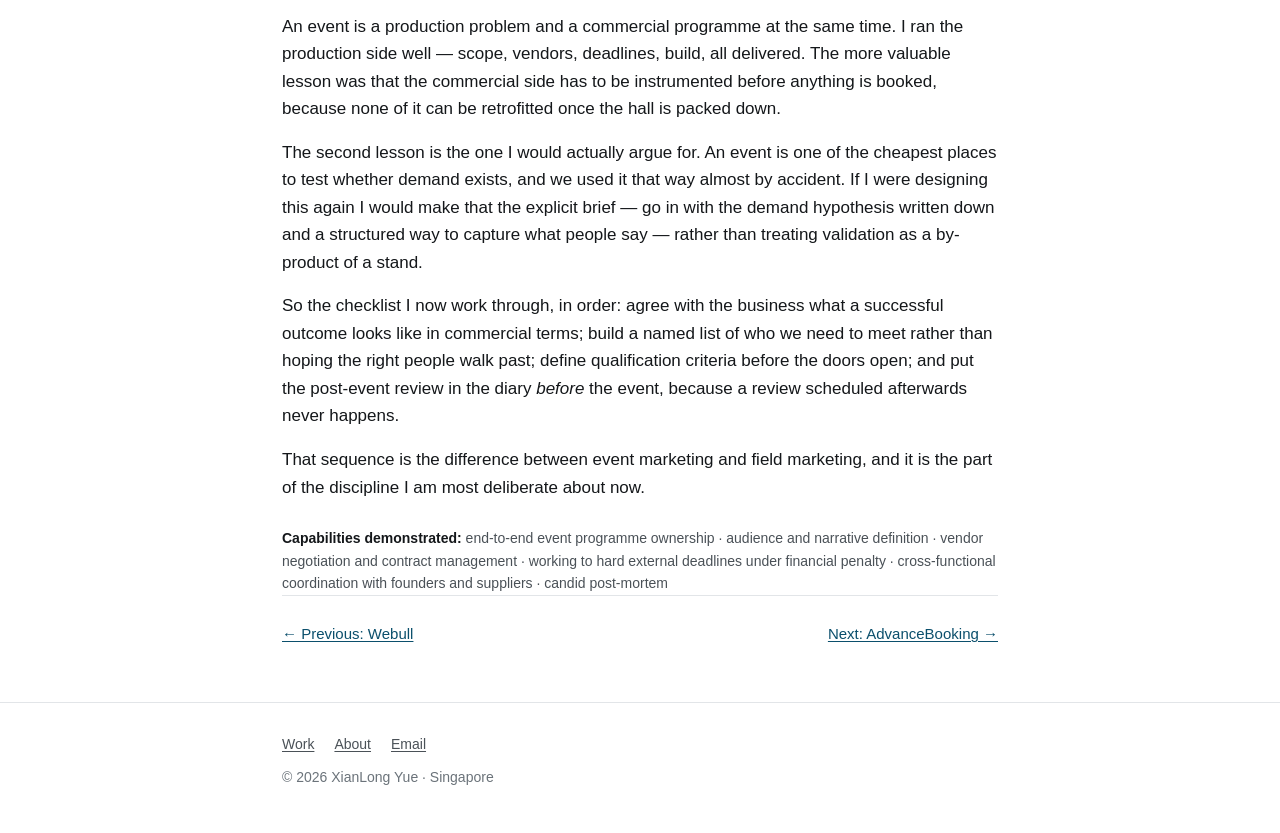
<file: echelon.html>
<!DOCTYPE html>
<html lang="en-GB">
<head>
<meta charset="utf-8">
<meta name="viewport" content="width=device-width, initial-scale=1">
<title>An early-stage company at a summit full of louder ones — Echelon Asia Summit 2025 | XianLong Yue</title>
<meta name="description" content="Case study: owning an early-stage fintech's Echelon Asia Summit 2025 programme end to end — objectives, audience, narrative, cross-functional coordination, and what I would measure differently.">
<link rel="canonical" href="https://xlcommunicates-beep.github.io/echelon.html">
<meta property="og:type" content="article">
<meta property="og:title" content="An early-stage company at a summit full of louder ones — Echelon Asia Summit 2025">
<meta property="og:description" content="Strategic event ownership on a small budget: objectives, audience, narrative and honest measurement.">
<meta property="og:url" content="https://xlcommunicates-beep.github.io/echelon.html">
<meta property="og:locale" content="en_GB">
<meta property="og:image" content="https://xlcommunicates-beep.github.io/assets/og-image.png">
<meta property="og:image:width" content="1200">
<meta property="og:image:height" content="630">
<meta property="og:image:alt" content="XianLong Yue — I make complex financial infrastructure legible to the people who decide.">
<meta name="twitter:card" content="summary_large_image">
<meta name="twitter:image" content="https://xlcommunicates-beep.github.io/assets/og-image.png">
<link rel="stylesheet" href="assets/style.css">
</head>
<body>
<a class="skip-link" href="#main">Skip to content</a>

<header class="site-header">
  <div class="wrap-wide">
    <a class="brand" href="index.html">XianLong Yue <span>· XL</span></a>
    <nav class="site-nav" aria-label="Primary">
      <ul>
        <li><a href="index.html">Home</a></li>
        <li><a href="work.html" aria-current="page">Work</a></li>
        <li><a href="about.html">About</a></li>
        <li><a href="index.html#contact">Contact</a></li>
      </ul>
    </nav>
  </div>
</header>

<main id="main">

  <div class="page-head">
    <div class="wrap">
      <p class="kicker">Case study · Strategic events</p>
      <h1>An early-stage company at a summit full of louder ones</h1>
      <p class="lede">Owning a conference programme end to end on a small budget — and finding that
      its real return was a demand signal we had not gone looking for.</p>
      <dl class="facts">
        <div><dt>Organisation</dt><dd>Teleskop Technologies</dd></div>
        <div><dt>My role</dt><dd>Marketing Manager — programme owner</dd></div>
        <div><dt>Event</dt><dd>Echelon Asia Summit 2025, Suntec Singapore, 10–11 June 2025</dd></div>
        <div><dt>Footprint</dt><dd>Marketplace booth M04, 3m × 3m</dd></div>
      </dl>
    </div>
  </div>

  <div class="page-body">
    <div class="wrap">

      <h2>Business context</h2>
      <p>Teleskop is an early-stage fintech working in digital legacy planning and financial
      wellness — a category most people have never consciously considered and actively avoid
      thinking about. Echelon Asia Summit is one of Southeast Asia's larger startup and technology
      gatherings, drawing founders, investors, corporates and press across two days.</p>

      <h2>The problem</h2>
      <p>An early-stage company at a summit like this is structurally disadvantaged. It has a 3×3
      metre booth next to companies with far more budget and recognition, an unfamiliar product
      category, and roughly four seconds to make a passer-by stop. Attending without a clear purpose
      is a common and expensive way to feel busy.</p>

      <h2>Strategic objective</h2>
      <p>Rather than treating the event as general awareness, define a narrow purpose: make the
      category legible to a relevant subset of attendees, and generate a small number of
      conversations with genuine potential — partners, distribution channels and informed early
      users — rather than maximising badge scans.</p>

      <h2>My precise role</h2>
      <div class="role-box">
        <p><strong>I owned this programme end to end.</strong> Objectives, audience definition,
        booth narrative and creative, vendor selection and contracts, compliance and technical
        submissions, on-site execution and follow-up. I was the named company signatory on the
        exhibitor agreements. This is the clearest example I have of full programme ownership,
        albeit at small scale.</p>
      </div>

      <h2>Stakeholders</h2>
      <p>Founders (positioning and commercial priorities); event organiser and appointed event
      manager (deadlines, approvals, technical compliance); external print, fabrication and AV
      vendors; colleagues staffing the stand.</p>

      <h2>Constraints</h2>
      <ul class="plain">
        <li><strong>Small budget, fixed footprint.</strong> A 3×3 m marketplace booth with a defined
        furniture and print package, and a 2.5 m height limit.</li>
        <li><strong>Hard external deadlines with financial penalties.</strong> Late submissions
        carried 30–50% surcharges, and 100% on-site.</li>
        <li><strong>A sensitive category.</strong> Legacy planning touches mortality; the
        conventional startup register of bold claims and urgency would have been actively
        counterproductive.</li>
        <li><strong>Very small team.</strong> Effectively sole marketing ownership.</li>
      </ul>

      <h2>Decisions and trade-offs</h2>
      <p><strong>One idea on the backdrop, not a product summary.</strong> The temptation with a
      small booth is to fit everything onto it. I chose a single legible proposition at a distance
      over a feature list, accepting that people who wanted detail would have to ask — which was the
      point, since a question is a conversation.</p>
      <p><strong>Calm register over startup urgency.</strong> In a hall optimised for attention, I
      deliberately went quieter. For a product about what happens to your affairs after you die,
      trust converts and hype repels. The trade-off is real: a calm stand attracts fewer people and
      better ones.</p>
      <p><strong>Front-load the deadlines.</strong> All technical service forms were submitted well
      ahead of the surcharge dates. Unglamorous, but on a small budget a 50% late surcharge is money
      taken directly out of creative.</p>

      <h2>Execution</h2>
      <ul class="plain">
        <li><strong>Pre-event:</strong> objectives and audience definition with founders; booth
        narrative and creative; vendor selection and negotiation; exhibitor, electrical, furniture
        and print submissions ahead of deadline.</li>
        <li><strong>On-site:</strong> build supervision and stand set-up; a consistent opening
        question for everyone staffing the booth so conversations started the same way; qualifying
        for relevance rather than collecting volume.</li>
        <li><strong>Post-event:</strong> follow-up on the conversations that warranted it.</li>
      </ul>

      <h2>Outcome</h2>
      <p>The programme was delivered in full, on time and within budget, with no late surcharges.
      The company's category proposition was presented to a relevant audience across two days, and
      the conversations worth continuing were followed up.</p>
      <p>The most valuable outcome was not commercial, and it was not the one we went looking for.
      Two days of face-to-face conversations with the people the product was built for established
      that the category was not something they actively sought out, and that intent to subscribe
      over the long term was weak. That is a demand signal, and getting it early — in person, from
      the actual audience, for the price of a small booth — was worth more to the founders than any
      volume of badge scans would have been.</p>
      <p>Success criteria had been agreed qualitatively rather than commercially, so the programme
      can be assessed on delivery and on what we learned, but not on return. That is the layer I now
      fix before committing to an event rather than after it.</p>

      <h2>What I took from it</h2>
      <p>An event is a production problem and a commercial programme at the same time. I ran the
      production side well — scope, vendors, deadlines, build, all delivered. The more valuable
      lesson was that the commercial side has to be instrumented before anything is booked, because
      none of it can be retrofitted once the hall is packed down.</p>
      <p>The second lesson is the one I would actually argue for. An event is one of the cheapest
      places to test whether demand exists, and we used it that way almost by accident. If I were
      designing this again I would make that the explicit brief — go in with the demand hypothesis
      written down and a structured way to capture what people say — rather than treating validation
      as a by-product of a stand.</p>
      <p>So the checklist I now work through, in order: agree with the business what a successful
      outcome looks like in commercial terms; build a named list of who we need to meet rather than
      hoping the right people walk past; define qualification criteria before the doors open; and
      put the post-event review in the diary <em>before</em> the event, because a review scheduled
      afterwards never happens.</p>
      <p>That sequence is the difference between event marketing and field marketing, and it is the
      part of the discipline I am most deliberate about now.</p>

      <p class="tags"><strong>Capabilities demonstrated:</strong> end-to-end event programme
      ownership · audience and narrative definition · vendor negotiation and contract management ·
      working to hard external deadlines under financial penalty · cross-functional coordination
      with founders and suppliers · candid post-mortem</p>

      <div class="pager">
        <a href="webull.html">← Previous: Webull</a>
        <a href="advancebooking.html">Next: AdvanceBooking →</a>
      </div>

    </div>
  </div>

</main>

<footer class="site-footer">
  <div class="wrap">
    <div class="row">
      <a href="work.html">Work</a>
      <a href="about.html">About</a>
      <a href="mailto:xlcommunicates@gmail.com">Email</a>
    </div>
    <div>© 2026 XianLong Yue · Singapore</div>
  </div>
</footer>

</body>
</html>
</file>
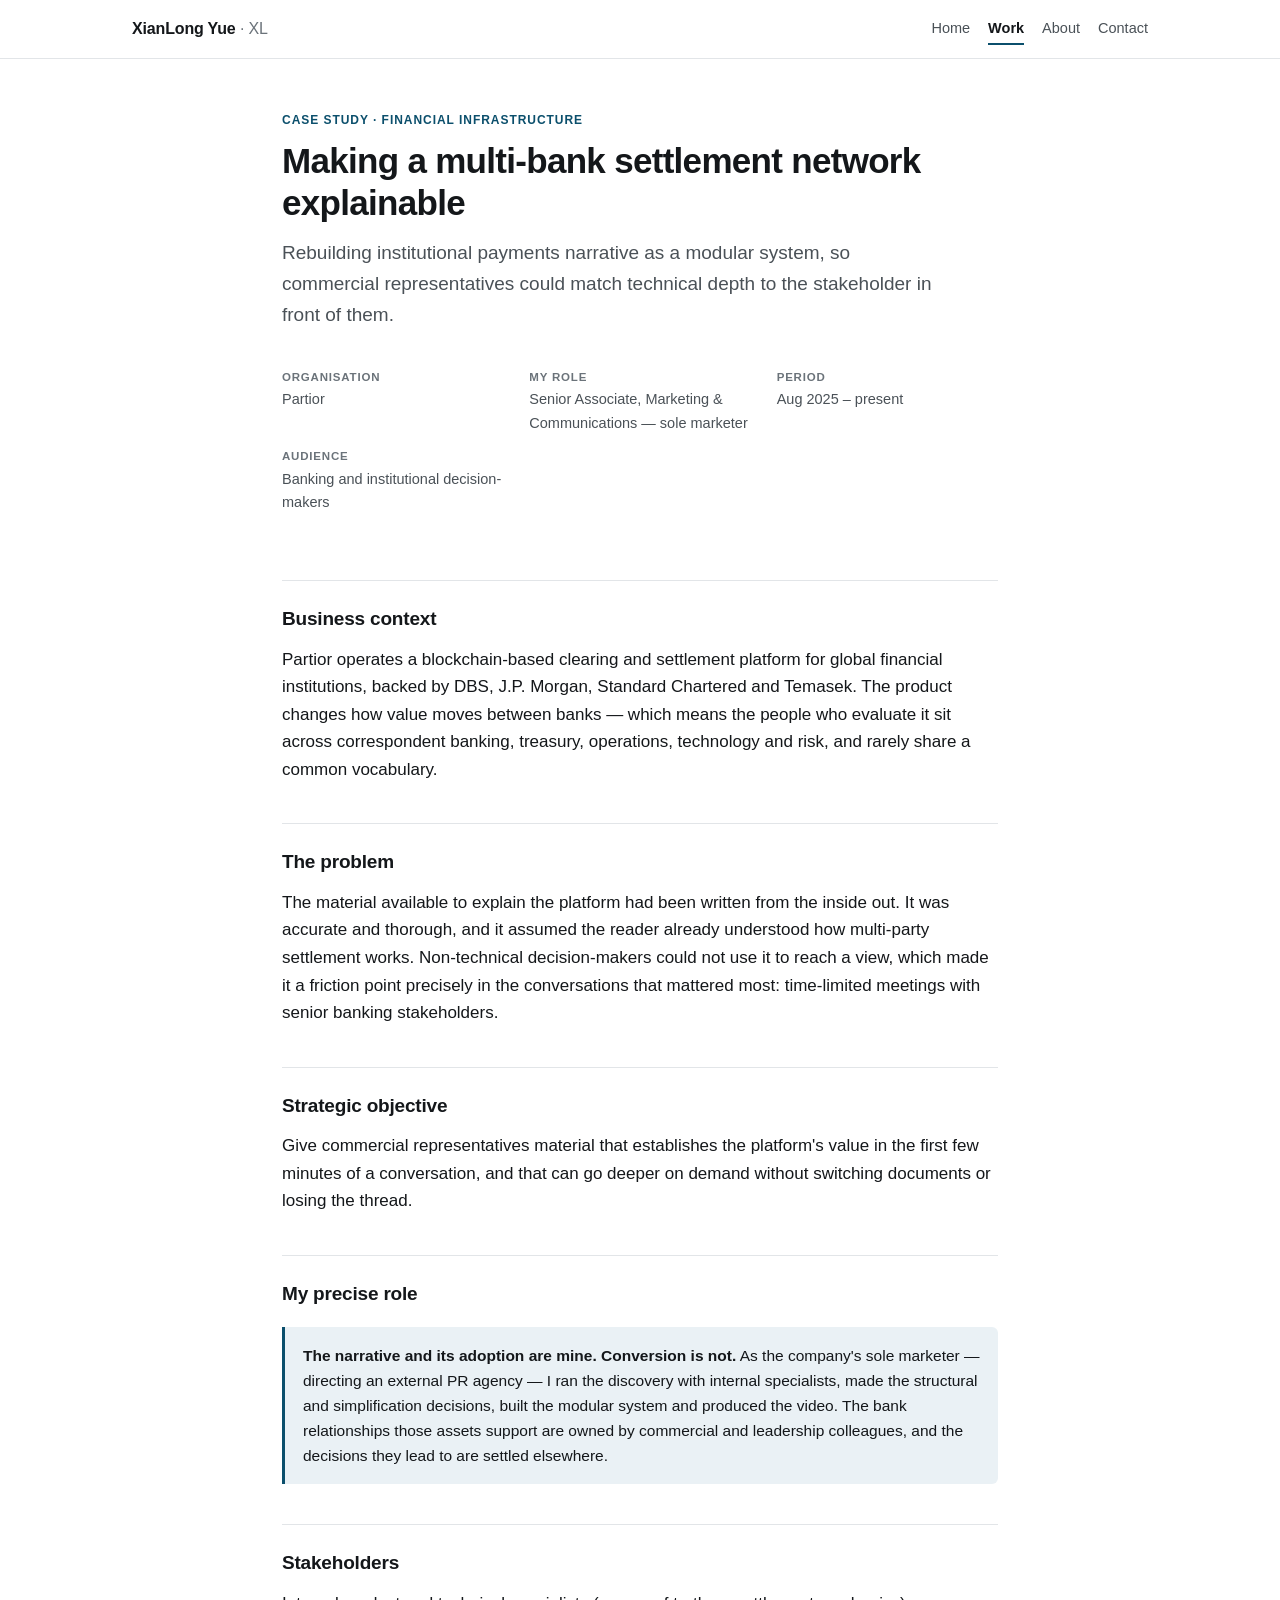
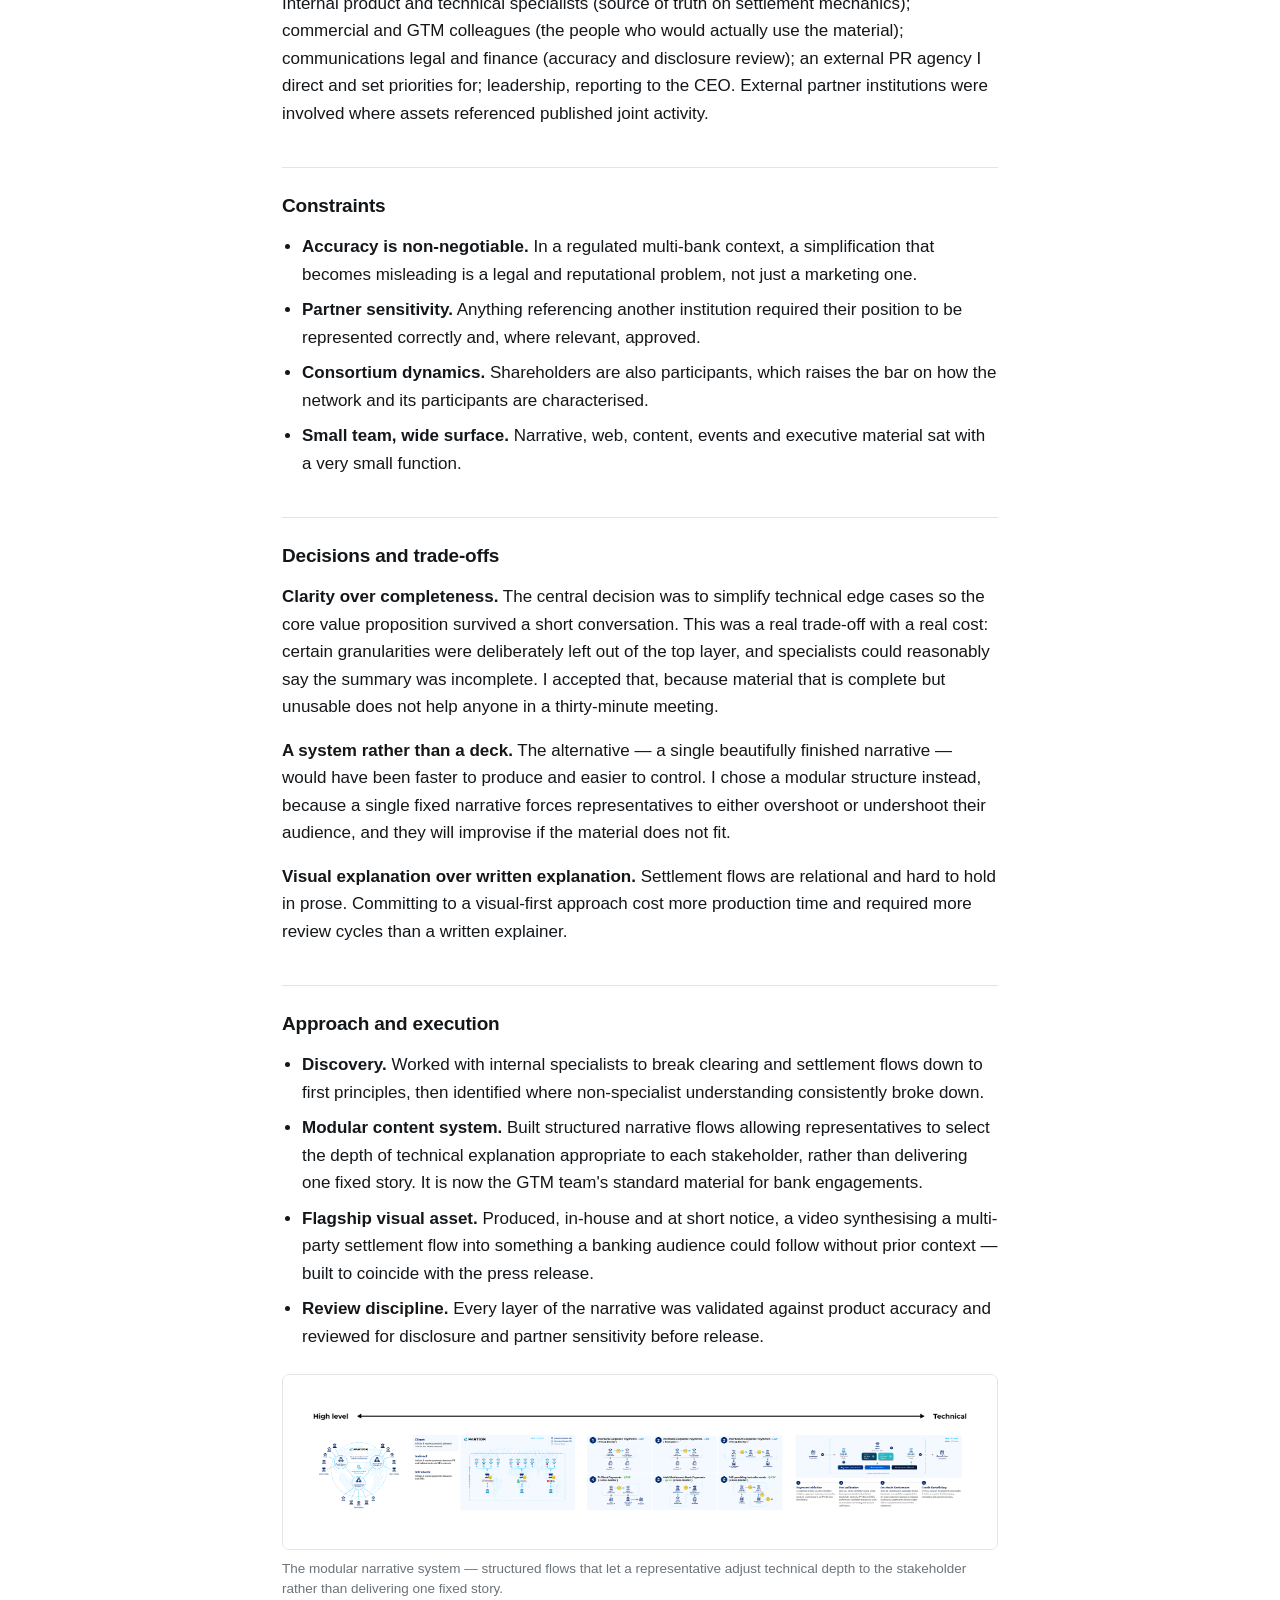
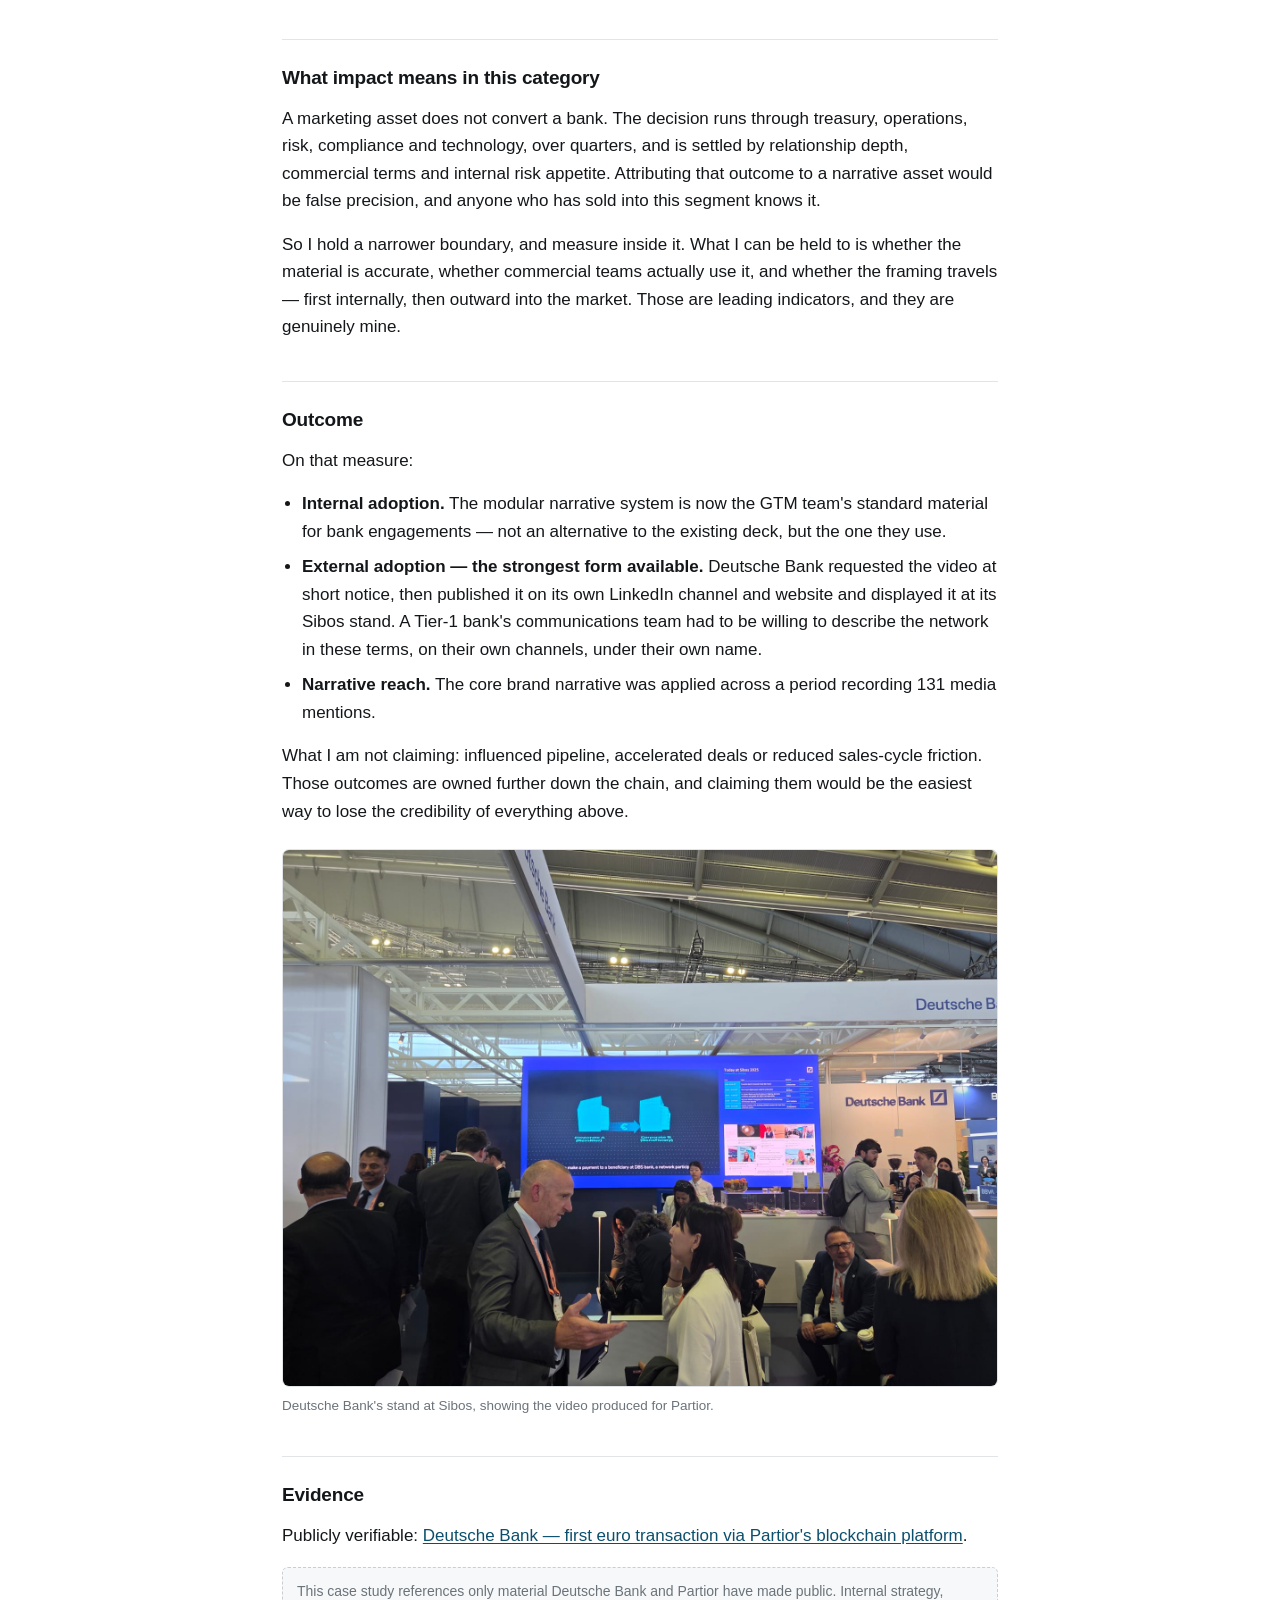
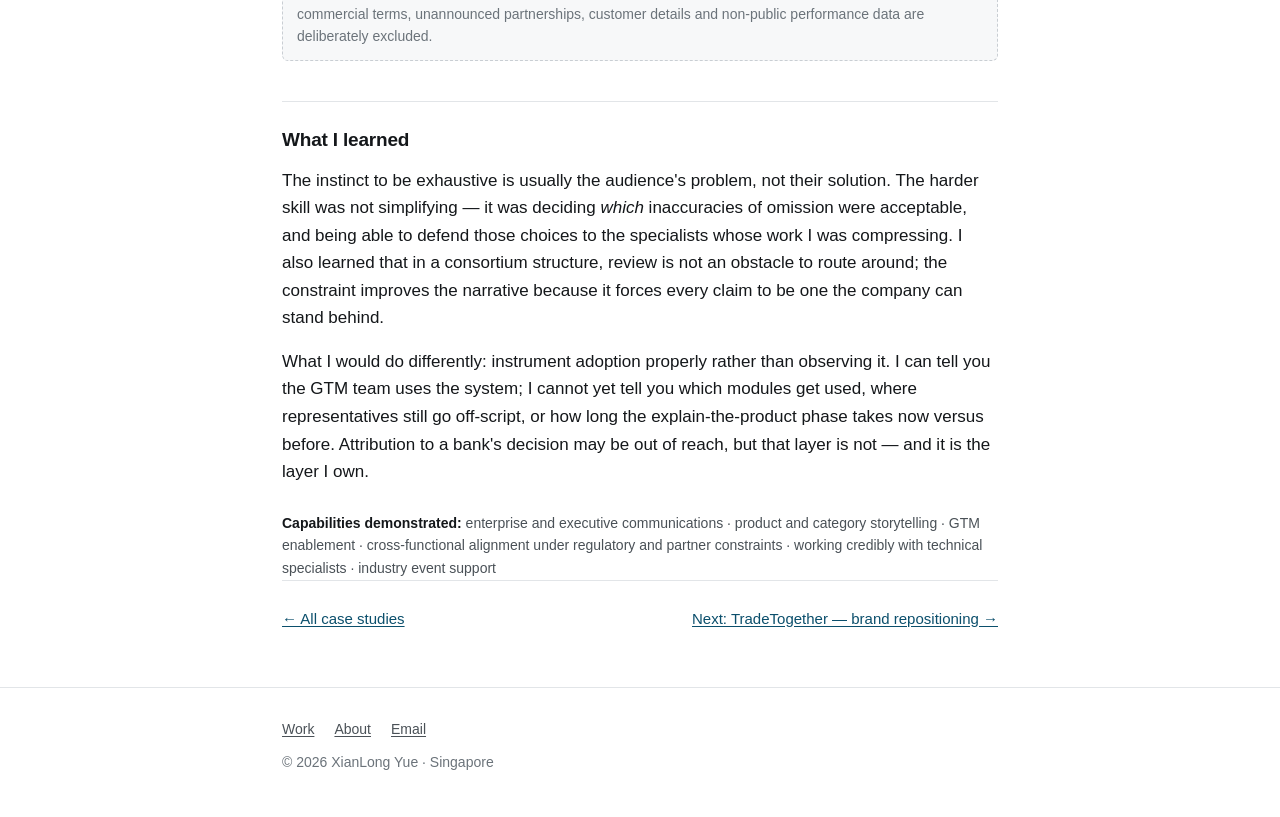
<file: partior.html>
<!DOCTYPE html>
<html lang="en-GB">
<head>
<meta charset="utf-8">
<meta name="viewport" content="width=device-width, initial-scale=1">
<title>Making a multi-bank settlement network explainable — Partior | XianLong Yue</title>
<meta name="description" content="Case study: rebuilding institutional payments narrative at Partior as a modular system so commercial teams could match technical depth to the stakeholder in front of them.">
<link rel="canonical" href="https://xlcommunicates-beep.github.io/partior.html">
<meta property="og:type" content="article">
<meta property="og:title" content="Making a multi-bank settlement network explainable — Partior">
<meta property="og:description" content="Turning clearing and settlement mechanics into a narrative system banking decision-makers could actually use.">
<meta property="og:url" content="https://xlcommunicates-beep.github.io/partior.html">
<meta property="og:locale" content="en_GB">
<meta property="og:image" content="https://xlcommunicates-beep.github.io/assets/og-image.png">
<meta property="og:image:width" content="1200">
<meta property="og:image:height" content="630">
<meta property="og:image:alt" content="XianLong Yue — I make complex financial infrastructure legible to the people who decide.">
<meta name="twitter:card" content="summary_large_image">
<meta name="twitter:image" content="https://xlcommunicates-beep.github.io/assets/og-image.png">
<link rel="stylesheet" href="assets/style.css">
</head>
<body>
<a class="skip-link" href="#main">Skip to content</a>

<header class="site-header">
  <div class="wrap-wide">
    <a class="brand" href="index.html">XianLong Yue <span>· XL</span></a>
    <nav class="site-nav" aria-label="Primary">
      <ul>
        <li><a href="index.html">Home</a></li>
        <li><a href="work.html" aria-current="page">Work</a></li>
        <li><a href="about.html">About</a></li>
        <li><a href="index.html#contact">Contact</a></li>
      </ul>
    </nav>
  </div>
</header>

<main id="main">

  <div class="page-head">
    <div class="wrap">
      <p class="kicker">Case study · Financial infrastructure</p>
      <h1>Making a multi-bank settlement network explainable</h1>
      <p class="lede">Rebuilding institutional payments narrative as a modular system, so commercial
      representatives could match technical depth to the stakeholder in front of them.</p>
      <dl class="facts">
        <div><dt>Organisation</dt><dd>Partior</dd></div>
        <div><dt>My role</dt><dd>Senior Associate, Marketing &amp; Communications — sole marketer</dd></div>
        <div><dt>Period</dt><dd>Aug 2025 – present</dd></div>
        <div><dt>Audience</dt><dd>Banking and institutional decision-makers</dd></div>
      </dl>
    </div>
  </div>

  <div class="page-body">
    <div class="wrap">

      <h2>Business context</h2>
      <p>Partior operates a blockchain-based clearing and settlement platform for global financial
      institutions, backed by DBS, J.P. Morgan, Standard Chartered and Temasek. The product changes
      how value moves between banks — which means the people who evaluate it sit across correspondent
      banking, treasury, operations, technology and risk, and rarely share a common vocabulary.</p>

      <h2>The problem</h2>
      <p>The material available to explain the platform had been written from the inside out. It was
      accurate and thorough, and it assumed the reader already understood how multi-party settlement
      works. Non-technical decision-makers could not use it to reach a view, which made it a friction
      point precisely in the conversations that mattered most: time-limited meetings with senior
      banking stakeholders.</p>

      <h2>Strategic objective</h2>
      <p>Give commercial representatives material that establishes the platform's value in the first
      few minutes of a conversation, and that can go deeper on demand without switching documents or
      losing the thread.</p>

      <h2>My precise role</h2>
      <div class="role-box">
        <p><strong>The narrative and its adoption are mine. Conversion is not.</strong> As the
        company's sole marketer — directing an external PR agency — I ran the discovery with
        internal specialists, made the structural and simplification decisions, built the modular
        system and produced the video. The bank relationships those assets support are owned by
        commercial and leadership colleagues, and the decisions they lead to are settled elsewhere.</p>
      </div>

      <h2>Stakeholders</h2>
      <p>Internal product and technical specialists (source of truth on settlement mechanics);
      commercial and GTM colleagues (the people who would actually use the material); communications
      legal and finance (accuracy and disclosure review); an external PR agency I direct and set priorities for; leadership, reporting to the CEO. External partner
      institutions were involved where assets referenced published joint activity.</p>

      <h2>Constraints</h2>
      <ul class="plain">
        <li><strong>Accuracy is non-negotiable.</strong> In a regulated multi-bank context, a
        simplification that becomes misleading is a legal and reputational problem, not just a
        marketing one.</li>
        <li><strong>Partner sensitivity.</strong> Anything referencing another institution required
        their position to be represented correctly and, where relevant, approved.</li>
        <li><strong>Consortium dynamics.</strong> Shareholders are also participants, which raises
        the bar on how the network and its participants are characterised.</li>
        <li><strong>Small team, wide surface.</strong> Narrative, web, content, events and executive
        material sat with a very small function.</li>
      </ul>

      <h2>Decisions and trade-offs</h2>
      <p><strong>Clarity over completeness.</strong> The central decision was to simplify technical
      edge cases so the core value proposition survived a short conversation. This was a real
      trade-off with a real cost: certain granularities were deliberately left out of the top layer,
      and specialists could reasonably say the summary was incomplete. I accepted that, because
      material that is complete but unusable does not help anyone in a thirty-minute meeting.</p>
      <p><strong>A system rather than a deck.</strong> The alternative — a single beautifully
      finished narrative — would have been faster to produce and easier to control. I chose a modular
      structure instead, because a single fixed narrative forces representatives to either overshoot
      or undershoot their audience, and they will improvise if the material does not fit.</p>
      <p><strong>Visual explanation over written explanation.</strong> Settlement flows are
      relational and hard to hold in prose. Committing to a visual-first approach cost more
      production time and required more review cycles than a written explainer.</p>

      <h2>Approach and execution</h2>
      <ul class="plain">
        <li><strong>Discovery.</strong> Worked with internal specialists to break clearing and
        settlement flows down to first principles, then identified where non-specialist
        understanding consistently broke down.</li>
        <li><strong>Modular content system.</strong> Built structured narrative flows allowing
        representatives to select the depth of technical explanation appropriate to each
        stakeholder, rather than delivering one fixed story. It is now the GTM team's standard
        material for bank engagements.</li>
        <li><strong>Flagship visual asset.</strong> Produced, in-house and at short notice, a
        video synthesising a multi-party settlement flow into something a banking audience could
        follow without prior context — built to coincide with the press release.</li>
        <li><strong>Review discipline.</strong> Every layer of the narrative was validated against
        product accuracy and reviewed for disclosure and partner sensitivity before release.</li>
      </ul>

      <figure>
        <img src="images/ModularContentSystem.png" alt="Modular content system showing structured narrative flows at varying levels of technical depth" loading="lazy">
        <figcaption>The modular narrative system — structured flows that let a representative
        adjust technical depth to the stakeholder rather than delivering one fixed story.</figcaption>
      </figure>

      <h2>What impact means in this category</h2>
      <p>A marketing asset does not convert a bank. The decision runs through treasury, operations,
      risk, compliance and technology, over quarters, and is settled by relationship depth,
      commercial terms and internal risk appetite. Attributing that outcome to a narrative asset
      would be false precision, and anyone who has sold into this segment knows it.</p>
      <p>So I hold a narrower boundary, and measure inside it. What I can be held to is whether the
      material is accurate, whether commercial teams actually use it, and whether the framing
      travels — first internally, then outward into the market. Those are leading indicators, and
      they are genuinely mine.</p>

      <h2>Outcome</h2>
      <p>On that measure:</p>
      <ul class="plain">
        <li><strong>Internal adoption.</strong> The modular narrative system is now the GTM team's
        standard material for bank engagements — not an alternative to the existing deck, but the
        one they use.</li>
        <li><strong>External adoption — the strongest form available.</strong> Deutsche Bank
        requested the video at short notice, then published it on its own LinkedIn channel and
        website and displayed it at its Sibos stand. A Tier-1 bank's communications team had to be
        willing to describe the network in these terms, on their own channels, under their own
        name.</li>
        <li><strong>Narrative reach.</strong> The core brand narrative was applied across a period
        recording 131 media mentions.</li>
      </ul>
      <p>What I am not claiming: influenced pipeline, accelerated deals or reduced sales-cycle
      friction. Those outcomes are owned further down the chain, and claiming them would be the
      easiest way to lose the credibility of everything above.</p>

      <figure>
        <img src="images/42da3e1f-8ed3-4a07-92d8-b192d1c89c43.JPG" alt="Deutsche Bank's stand at Sibos displaying the platform video" loading="lazy">
        <figcaption>Deutsche Bank's stand at Sibos, showing the video produced for Partior.</figcaption>
      </figure>

      <h2>Evidence</h2>
      <p>Publicly verifiable:
      <a href="https://corporates.db.com/more/latest-news/deutsche-bank-conducts-first-euro-transaction-via-partior-s-blockchain-platform#watchmiid=9QZVPtZCZfKyb3wYoF9NgM" target="_blank" rel="noopener noreferrer">Deutsche
      Bank — first euro transaction via Partior's blockchain platform<span class="sr-only"> (opens in a new tab)</span></a>.</p>
      <p class="note">This case study references only material Deutsche Bank and Partior have made
      public. Internal strategy, commercial terms, unannounced partnerships, customer details and
      non-public performance data are deliberately excluded.</p>

      <h2>What I learned</h2>
      <p>The instinct to be exhaustive is usually the audience's problem, not their solution. The
      harder skill was not simplifying — it was deciding <em>which</em> inaccuracies of omission were
      acceptable, and being able to defend those choices to the specialists whose work I was
      compressing. I also learned that in a consortium structure, review is not an obstacle to route
      around; the constraint improves the narrative because it forces every claim to be one the
      company can stand behind.</p>
      <p>What I would do differently: instrument adoption properly rather than observing it. I can
      tell you the GTM team uses the system; I cannot yet tell you which modules get used, where
      representatives still go off-script, or how long the explain-the-product phase takes now
      versus before. Attribution to a bank's decision may be out of reach, but that layer is not —
      and it is the layer I own.</p>

      <p class="tags"><strong>Capabilities demonstrated:</strong> enterprise and executive
      communications · product and category storytelling · GTM enablement · cross-functional
      alignment under regulatory and partner constraints · working credibly with technical
      specialists · industry event support</p>

      <div class="pager">
        <a href="work.html">← All case studies</a>
        <a href="tradetogether.html">Next: TradeTogether — brand repositioning →</a>
      </div>

    </div>
  </div>

</main>

<footer class="site-footer">
  <div class="wrap">
    <div class="row">
      <a href="work.html">Work</a>
      <a href="about.html">About</a>
      <a href="mailto:xlcommunicates@gmail.com">Email</a>
    </div>
    <div>© 2026 XianLong Yue · Singapore</div>
  </div>
</footer>

</body>
</html>
</file>
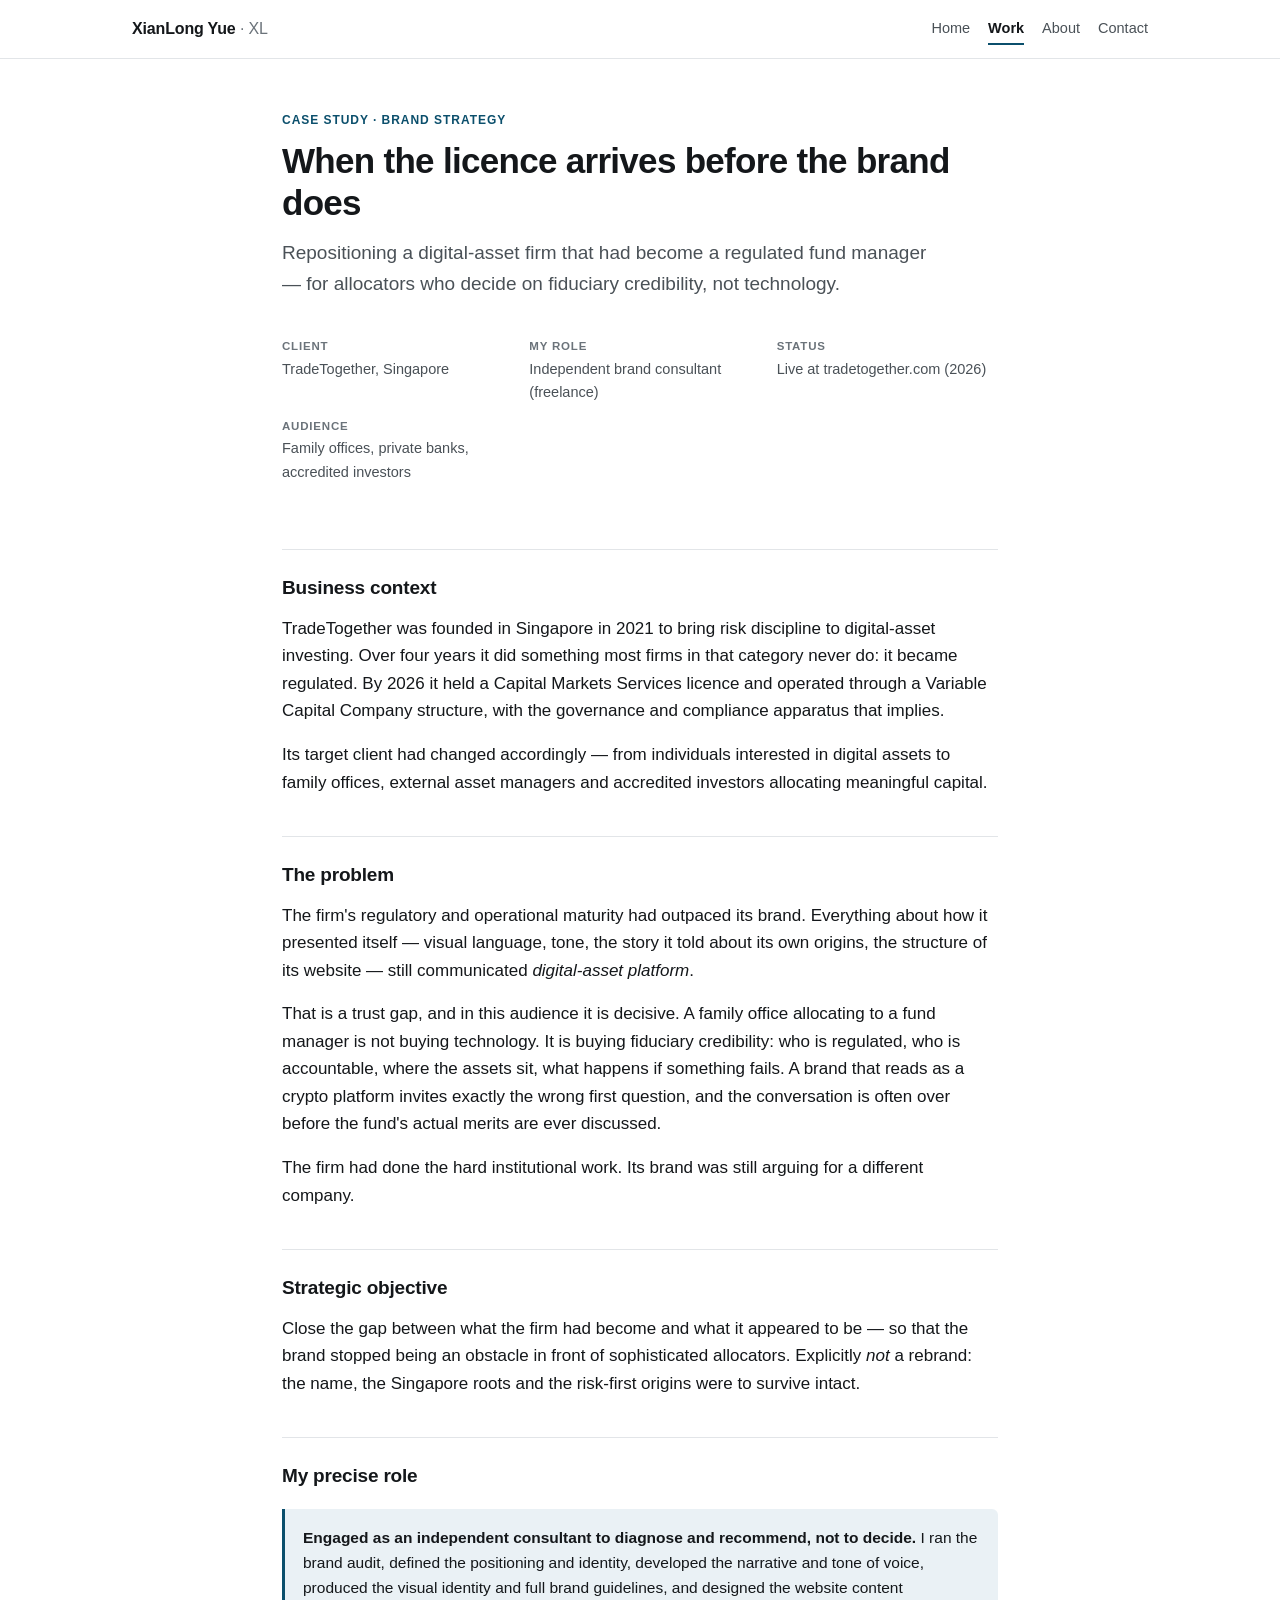
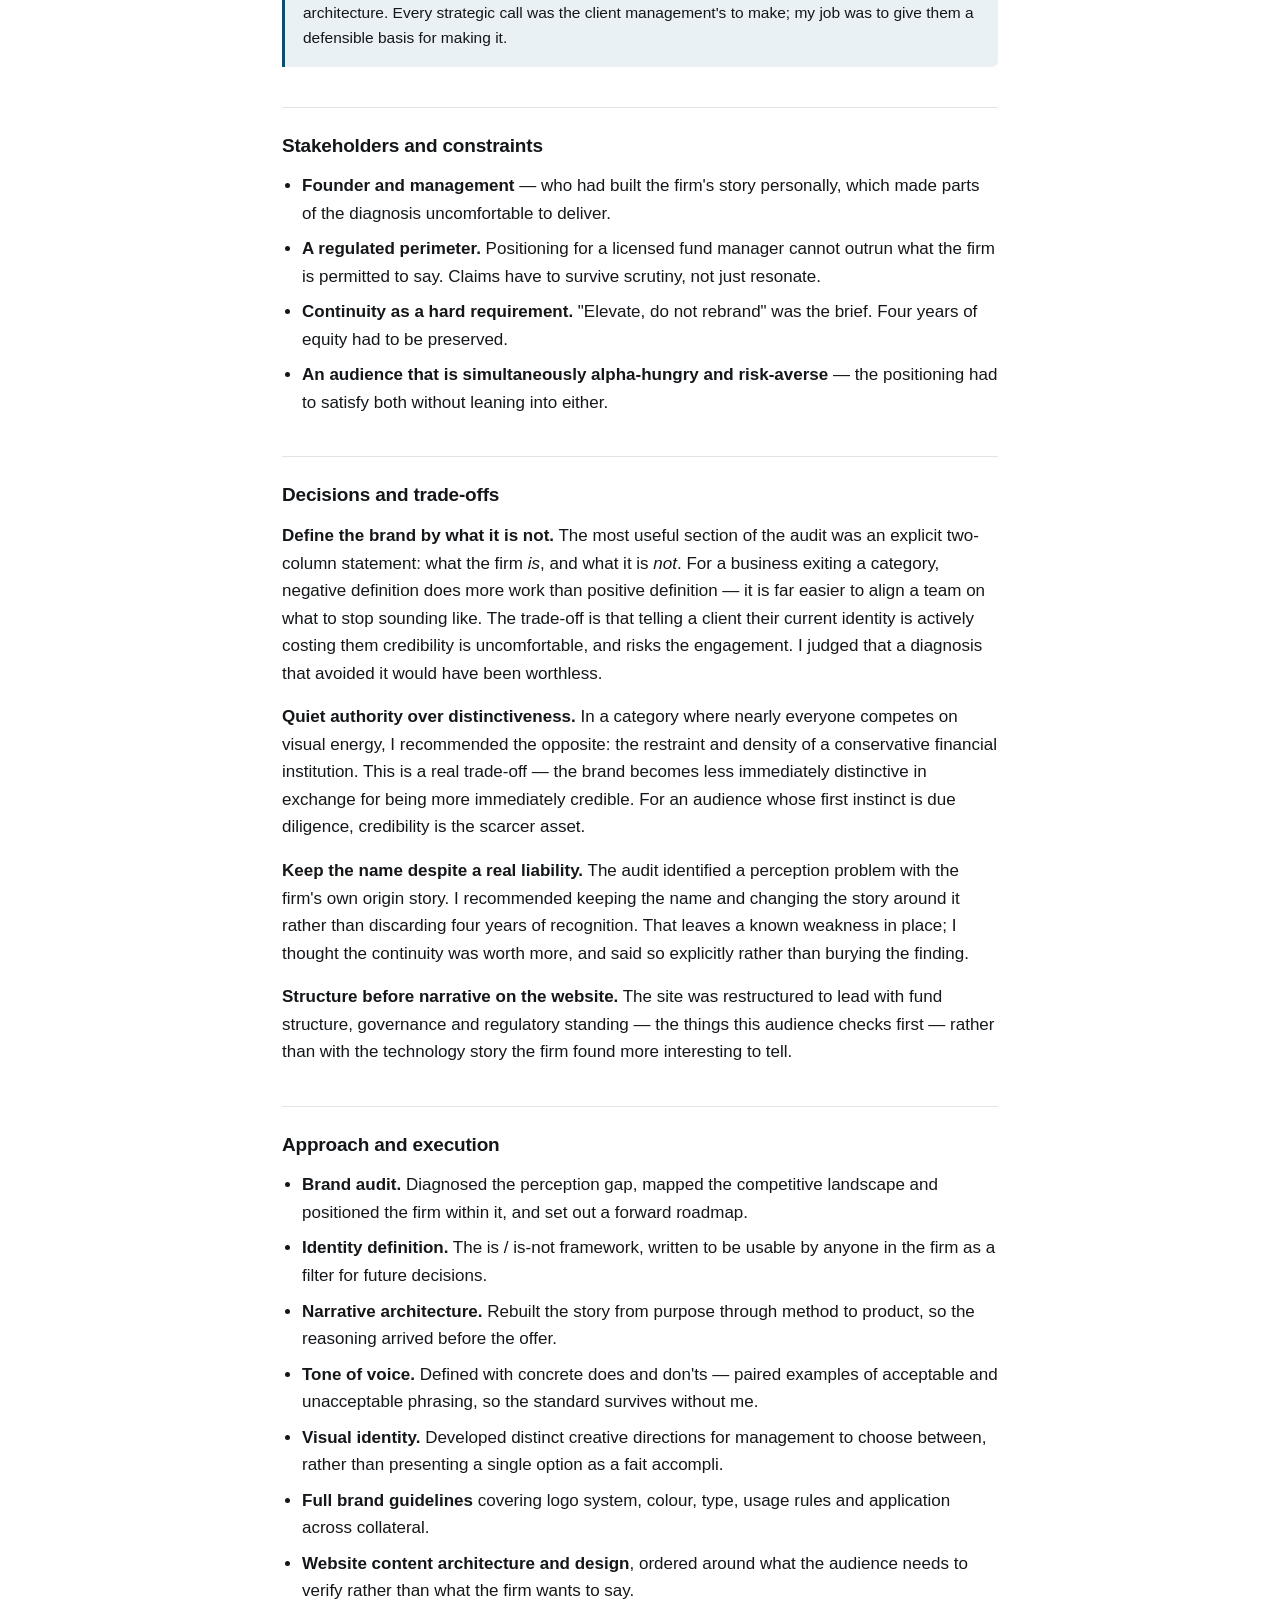
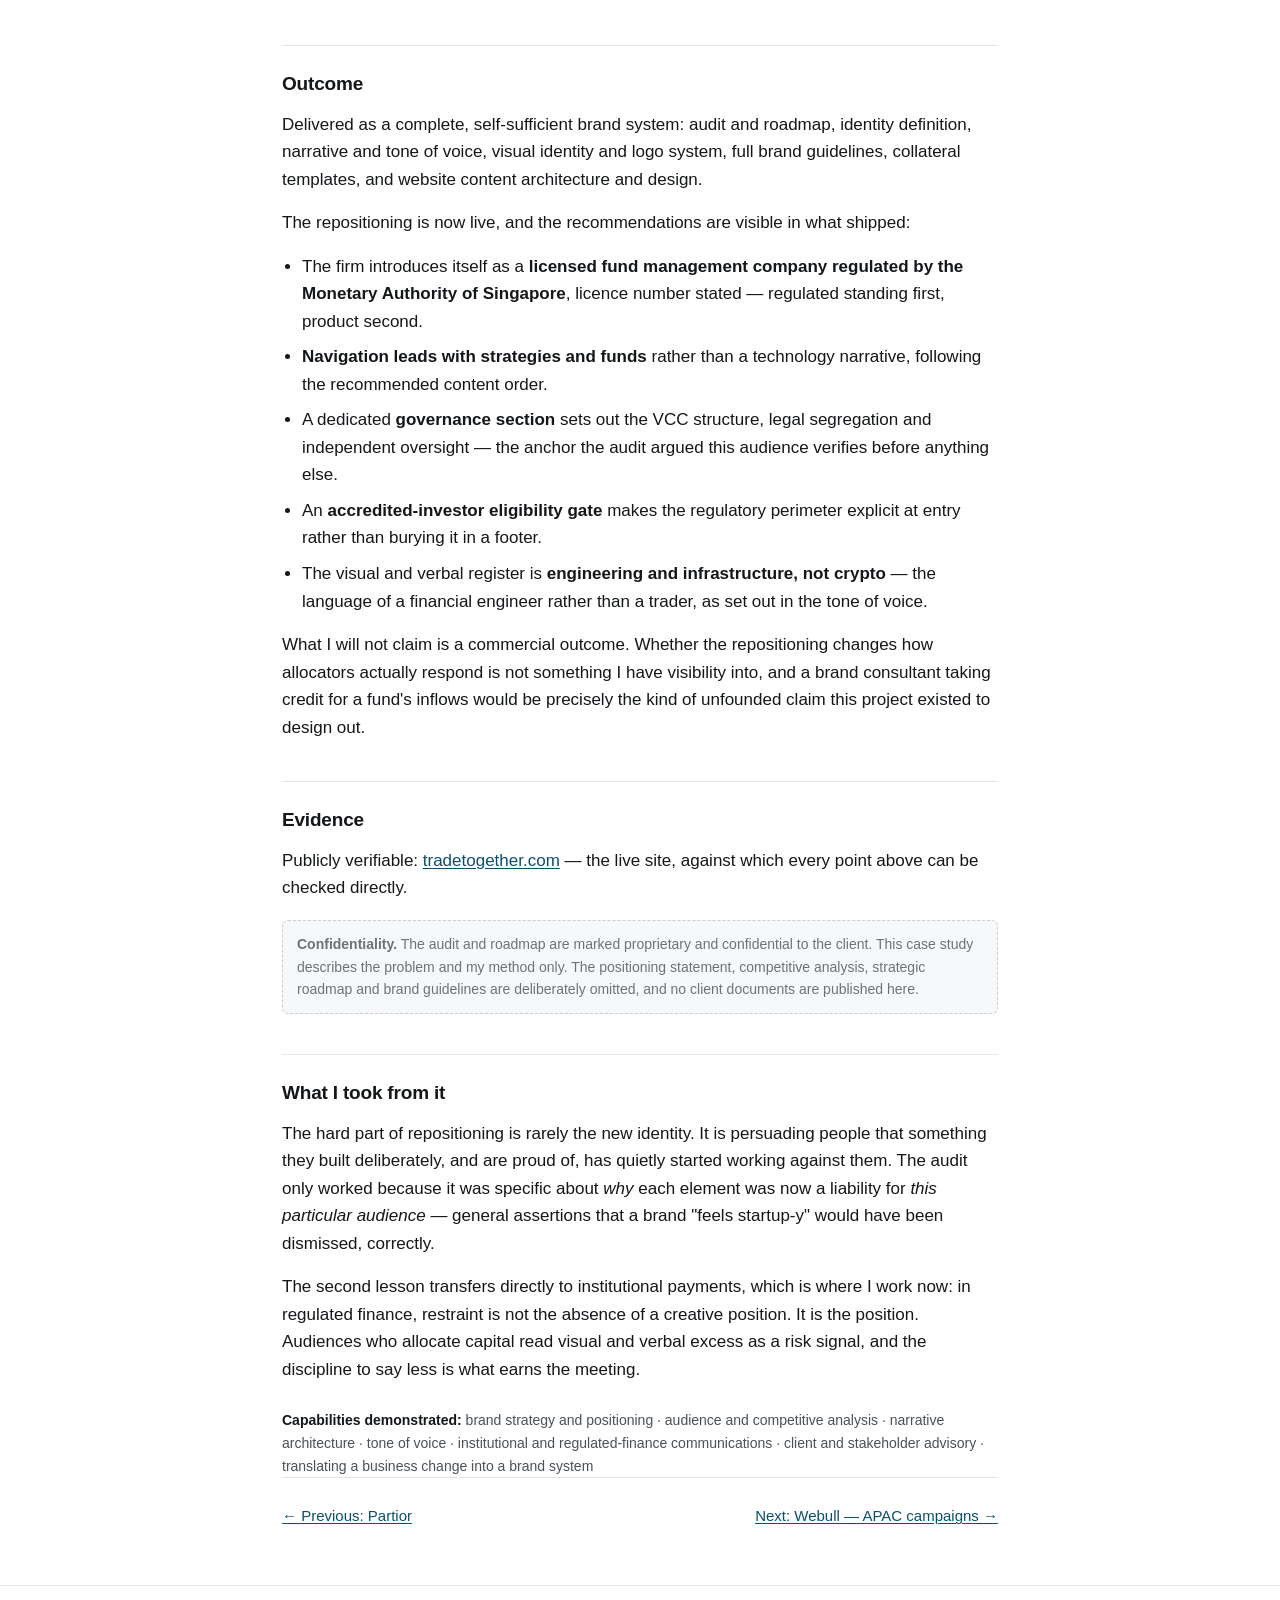
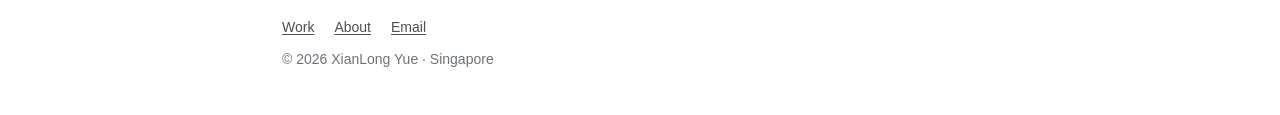
<file: tradetogether.html>
<!DOCTYPE html>
<html lang="en-GB">
<head>
<meta charset="utf-8">
<meta name="viewport" content="width=device-width, initial-scale=1">
<title>Repositioning a crypto-native firm as a regulated fund manager — TradeTogether | XianLong Yue</title>
<meta name="description" content="Case study: brand audit and repositioning for a MAS-licensed Singapore fund manager whose regulatory maturity had outpaced a brand that still read as a digital-asset platform.">
<link rel="canonical" href="https://xlcommunicates-beep.github.io/tradetogether.html">
<meta property="og:type" content="article">
<meta property="og:title" content="Repositioning a crypto-native firm as a regulated fund manager — TradeTogether">
<meta property="og:description" content="Closing the trust gap between a licensed fund manager and a brand that still looked like a digital-asset startup.">
<meta property="og:url" content="https://xlcommunicates-beep.github.io/tradetogether.html">
<meta property="og:locale" content="en_GB">
<meta property="og:image" content="https://xlcommunicates-beep.github.io/assets/og-image.png">
<meta property="og:image:width" content="1200">
<meta property="og:image:height" content="630">
<meta property="og:image:alt" content="XianLong Yue — I make complex financial infrastructure legible to the people who decide.">
<meta name="twitter:card" content="summary_large_image">
<meta name="twitter:image" content="https://xlcommunicates-beep.github.io/assets/og-image.png">
<link rel="stylesheet" href="assets/style.css">
</head>
<body>
<a class="skip-link" href="#main">Skip to content</a>

<header class="site-header">
  <div class="wrap-wide">
    <a class="brand" href="index.html">XianLong Yue <span>· XL</span></a>
    <nav class="site-nav" aria-label="Primary">
      <ul>
        <li><a href="index.html">Home</a></li>
        <li><a href="work.html" aria-current="page">Work</a></li>
        <li><a href="about.html">About</a></li>
        <li><a href="index.html#contact">Contact</a></li>
      </ul>
    </nav>
  </div>
</header>

<main id="main">

  <div class="page-head">
    <div class="wrap">
      <p class="kicker">Case study · Brand strategy</p>
      <h1>When the licence arrives before the brand does</h1>
      <p class="lede">Repositioning a digital-asset firm that had become a regulated fund manager —
      for allocators who decide on fiduciary credibility, not technology.</p>
      <dl class="facts">
        <div><dt>Client</dt><dd>TradeTogether, Singapore</dd></div>
        <div><dt>My role</dt><dd>Independent brand consultant (freelance)</dd></div>
        <div><dt>Status</dt><dd>Live at tradetogether.com (2026)</dd></div>
        <div><dt>Audience</dt><dd>Family offices, private banks, accredited investors</dd></div>
      </dl>
    </div>
  </div>

  <div class="page-body">
    <div class="wrap">

      <h2>Business context</h2>
      <p>TradeTogether was founded in Singapore in 2021 to bring risk discipline to digital-asset
      investing. Over four years it did something most firms in that category never do: it became
      regulated. By 2026 it held a Capital Markets Services licence and operated through a Variable
      Capital Company structure, with the governance and compliance apparatus that implies.</p>
      <p>Its target client had changed accordingly — from individuals interested in digital assets
      to family offices, external asset managers and accredited investors allocating meaningful
      capital.</p>

      <h2>The problem</h2>
      <p>The firm's regulatory and operational maturity had outpaced its brand. Everything about how
      it presented itself — visual language, tone, the story it told about its own origins, the
      structure of its website — still communicated <em>digital-asset platform</em>.</p>
      <p>That is a trust gap, and in this audience it is decisive. A family office allocating to a
      fund manager is not buying technology. It is buying fiduciary credibility: who is regulated,
      who is accountable, where the assets sit, what happens if something fails. A brand that reads
      as a crypto platform invites exactly the wrong first question, and the conversation is often
      over before the fund's actual merits are ever discussed.</p>
      <p>The firm had done the hard institutional work. Its brand was still arguing for a different
      company.</p>

      <h2>Strategic objective</h2>
      <p>Close the gap between what the firm had become and what it appeared to be — so that the
      brand stopped being an obstacle in front of sophisticated allocators. Explicitly <em>not</em> a
      rebrand: the name, the Singapore roots and the risk-first origins were to survive intact.</p>

      <h2>My precise role</h2>
      <div class="role-box">
        <p><strong>Engaged as an independent consultant to diagnose and recommend, not to
        decide.</strong> I ran the brand audit, defined the positioning and identity, developed the
        narrative and tone of voice, produced the visual identity and full brand guidelines, and
        designed the website content architecture. Every strategic call was the client
        management's to make; my job was to give them a defensible basis for making it.</p>
      </div>

      <h2>Stakeholders and constraints</h2>
      <ul class="plain">
        <li><strong>Founder and management</strong> — who had built the firm's story personally,
        which made parts of the diagnosis uncomfortable to deliver.</li>
        <li><strong>A regulated perimeter.</strong> Positioning for a licensed fund manager cannot
        outrun what the firm is permitted to say. Claims have to survive scrutiny, not just
        resonate.</li>
        <li><strong>Continuity as a hard requirement.</strong> "Elevate, do not rebrand" was the
        brief. Four years of equity had to be preserved.</li>
        <li><strong>An audience that is simultaneously alpha-hungry and risk-averse</strong> — the
        positioning had to satisfy both without leaning into either.</li>
      </ul>

      <h2>Decisions and trade-offs</h2>
      <p><strong>Define the brand by what it is not.</strong> The most useful section of the audit
      was an explicit two-column statement: what the firm <em>is</em>, and what it is
      <em>not</em>. For a business exiting a category, negative definition does more work than
      positive definition — it is far easier to align a team on what to stop sounding like. The
      trade-off is that telling a client their current identity is actively costing them
      credibility is uncomfortable, and risks the engagement. I judged that a diagnosis that
      avoided it would have been worthless.</p>
      <p><strong>Quiet authority over distinctiveness.</strong> In a category where nearly everyone
      competes on visual energy, I recommended the opposite: the restraint and density of a
      conservative financial institution. This is a real trade-off — the brand becomes less
      immediately distinctive in exchange for being more immediately credible. For an audience whose
      first instinct is due diligence, credibility is the scarcer asset.</p>
      <p><strong>Keep the name despite a real liability.</strong> The audit identified a perception
      problem with the firm's own origin story. I recommended keeping the name and changing the
      story around it rather than discarding four years of recognition. That leaves a known weakness
      in place; I thought the continuity was worth more, and said so explicitly rather than burying
      the finding.</p>
      <p><strong>Structure before narrative on the website.</strong> The site was restructured to
      lead with fund structure, governance and regulatory standing — the things this audience checks
      first — rather than with the technology story the firm found more interesting to tell.</p>

      <h2>Approach and execution</h2>
      <ul class="plain">
        <li><strong>Brand audit.</strong> Diagnosed the perception gap, mapped the competitive
        landscape and positioned the firm within it, and set out a forward roadmap.</li>
        <li><strong>Identity definition.</strong> The is / is-not framework, written to be usable by
        anyone in the firm as a filter for future decisions.</li>
        <li><strong>Narrative architecture.</strong> Rebuilt the story from purpose through method
        to product, so the reasoning arrived before the offer.</li>
        <li><strong>Tone of voice.</strong> Defined with concrete does and don'ts — paired examples
        of acceptable and unacceptable phrasing, so the standard survives without me.</li>
        <li><strong>Visual identity.</strong> Developed distinct creative directions for management
        to choose between, rather than presenting a single option as a fait accompli.</li>
        <li><strong>Full brand guidelines</strong> covering logo system, colour, type, usage rules
        and application across collateral.</li>
        <li><strong>Website content architecture and design</strong>, ordered around what the
        audience needs to verify rather than what the firm wants to say.</li>
      </ul>

      <h2>Outcome</h2>
      <p>Delivered as a complete, self-sufficient brand system: audit and roadmap, identity
      definition, narrative and tone of voice, visual identity and logo system, full brand
      guidelines, collateral templates, and website content architecture and design.</p>
      <p>The repositioning is now live, and the recommendations are visible in what shipped:</p>
      <ul class="plain">
        <li>The firm introduces itself as a <strong>licensed fund management company regulated by
        the Monetary Authority of Singapore</strong>, licence number stated — regulated standing
        first, product second.</li>
        <li><strong>Navigation leads with strategies and funds</strong> rather than a technology
        narrative, following the recommended content order.</li>
        <li>A dedicated <strong>governance section</strong> sets out the VCC structure, legal
        segregation and independent oversight — the anchor the audit argued this audience verifies
        before anything else.</li>
        <li>An <strong>accredited-investor eligibility gate</strong> makes the regulatory perimeter
        explicit at entry rather than burying it in a footer.</li>
        <li>The visual and verbal register is <strong>engineering and infrastructure, not
        crypto</strong> — the language of a financial engineer rather than a trader, as set out in
        the tone of voice.</li>
      </ul>
      <p>What I will not claim is a commercial outcome. Whether the repositioning changes how
      allocators actually respond is not something I have visibility into, and a brand consultant
      taking credit for a fund's inflows would be precisely the kind of unfounded claim this
      project existed to design out.</p>

      <h2>Evidence</h2>
      <p>Publicly verifiable: <a href="https://tradetogether.com/" target="_blank" rel="noopener noreferrer">tradetogether.com<span class="sr-only"> (opens in a new tab)</span></a> — the live
      site, against which every point above can be checked directly.</p>

      <p class="note"><strong>Confidentiality.</strong> The audit and roadmap are marked proprietary
      and confidential to the client. This case study describes the problem and my method only. The
      positioning statement, competitive analysis, strategic roadmap and brand guidelines are
      deliberately omitted, and no client documents are published here.</p>

      <h2>What I took from it</h2>
      <p>The hard part of repositioning is rarely the new identity. It is persuading people that
      something they built deliberately, and are proud of, has quietly started working against them.
      The audit only worked because it was specific about <em>why</em> each element was now a
      liability for <em>this particular audience</em> — general assertions that a brand "feels
      startup-y" would have been dismissed, correctly.</p>
      <p>The second lesson transfers directly to institutional payments, which is where I work now:
      in regulated finance, restraint is not the absence of a creative position. It is the
      position. Audiences who allocate capital read visual and verbal excess as a risk signal, and
      the discipline to say less is what earns the meeting.</p>

      <p class="tags"><strong>Capabilities demonstrated:</strong> brand strategy and positioning ·
      audience and competitive analysis · narrative architecture · tone of voice · institutional and
      regulated-finance communications · client and stakeholder advisory · translating a business
      change into a brand system</p>

      <div class="pager">
        <a href="partior.html">← Previous: Partior</a>
        <a href="webull.html">Next: Webull — APAC campaigns →</a>
      </div>

    </div>
  </div>

</main>

<footer class="site-footer">
  <div class="wrap">
    <div class="row">
      <a href="work.html">Work</a>
      <a href="about.html">About</a>
      <a href="mailto:xlcommunicates@gmail.com">Email</a>
    </div>
    <div>© 2026 XianLong Yue · Singapore</div>
  </div>
</footer>

</body>
</html>
</file>
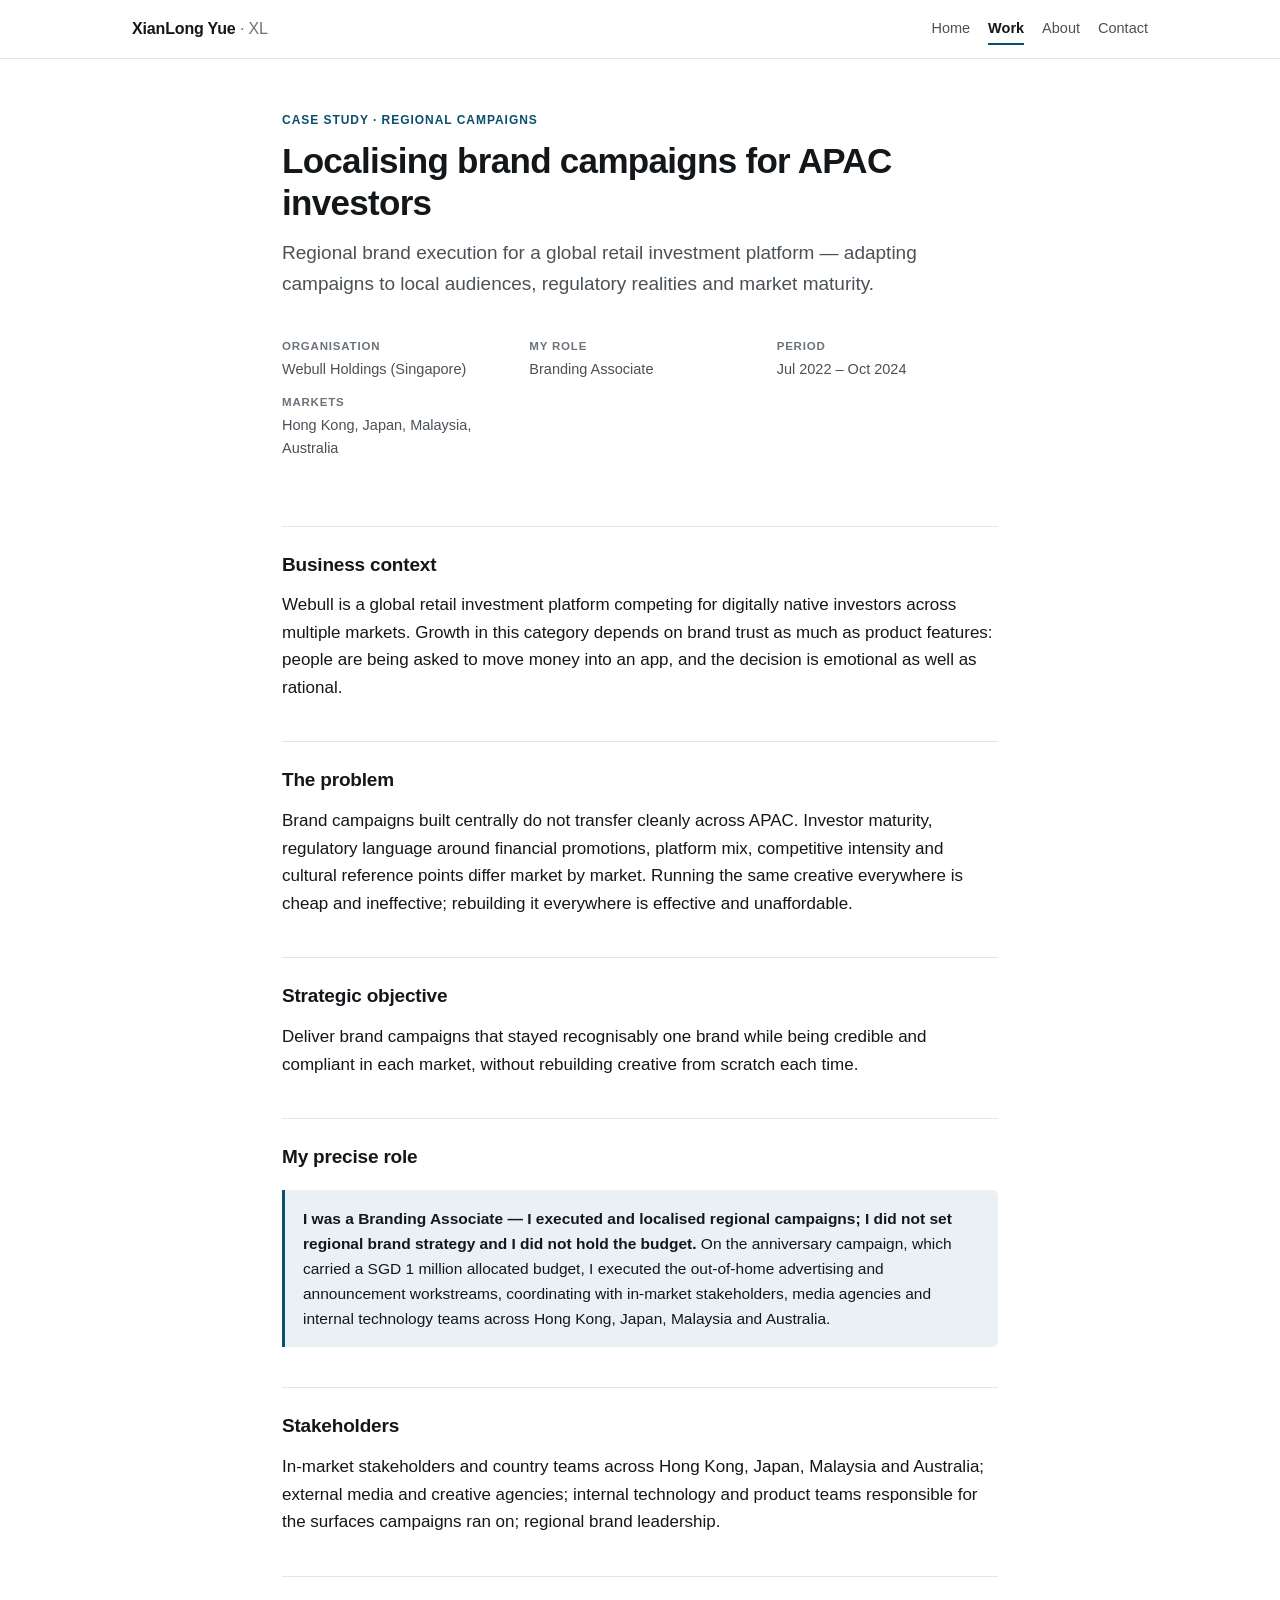
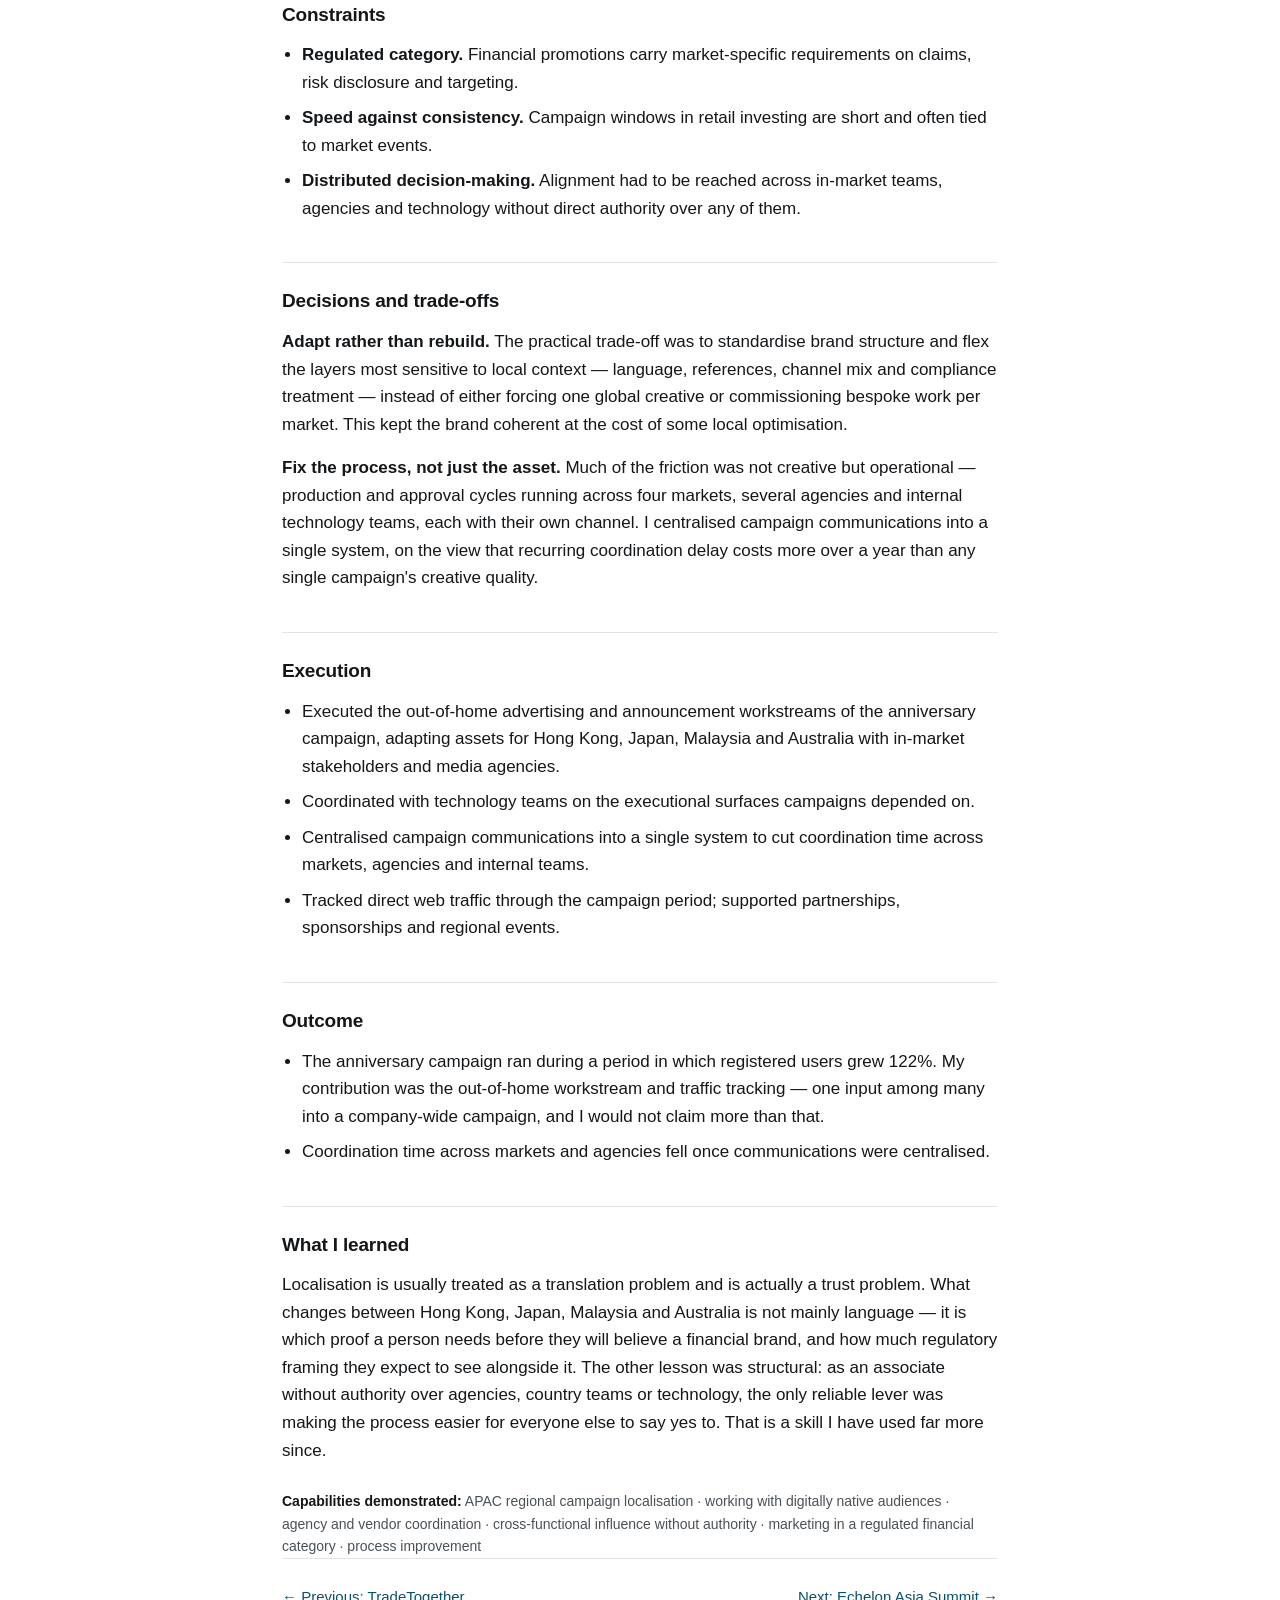
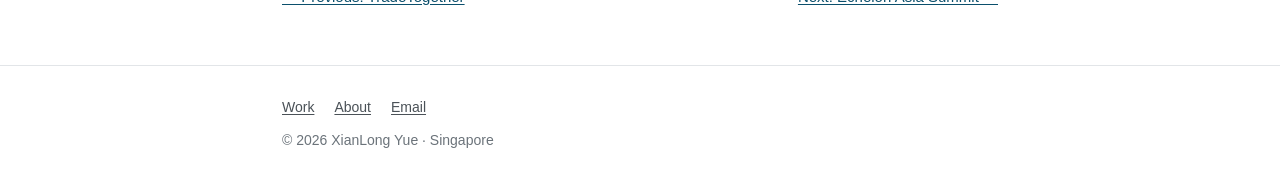
<file: webull.html>
<!DOCTYPE html>
<html lang="en-GB">
<head>
<meta charset="utf-8">
<meta name="viewport" content="width=device-width, initial-scale=1">
<title>Localising brand campaigns for APAC investors — Webull | XianLong Yue</title>
<meta name="description" content="Case study: regional brand campaign execution and localisation across APAC for a global retail investment platform, working with in-market stakeholders, media agencies and technology teams.">
<link rel="canonical" href="https://xlcommunicates-beep.github.io/webull.html">
<meta property="og:type" content="article">
<meta property="og:title" content="Localising brand campaigns for APAC investors — Webull">
<meta property="og:description" content="Regional brand execution for a global retail investment platform across APAC markets.">
<meta property="og:url" content="https://xlcommunicates-beep.github.io/webull.html">
<meta property="og:locale" content="en_GB">
<meta property="og:image" content="https://xlcommunicates-beep.github.io/assets/og-image.png">
<meta property="og:image:width" content="1200">
<meta property="og:image:height" content="630">
<meta property="og:image:alt" content="XianLong Yue — I make complex financial infrastructure legible to the people who decide.">
<meta name="twitter:card" content="summary_large_image">
<meta name="twitter:image" content="https://xlcommunicates-beep.github.io/assets/og-image.png">
<link rel="stylesheet" href="assets/style.css">
</head>
<body>
<a class="skip-link" href="#main">Skip to content</a>

<header class="site-header">
  <div class="wrap-wide">
    <a class="brand" href="index.html">XianLong Yue <span>· XL</span></a>
    <nav class="site-nav" aria-label="Primary">
      <ul>
        <li><a href="index.html">Home</a></li>
        <li><a href="work.html" aria-current="page">Work</a></li>
        <li><a href="about.html">About</a></li>
        <li><a href="index.html#contact">Contact</a></li>
      </ul>
    </nav>
  </div>
</header>

<main id="main">

  <div class="page-head">
    <div class="wrap">
      <p class="kicker">Case study · Regional campaigns</p>
      <h1>Localising brand campaigns for APAC investors</h1>
      <p class="lede">Regional brand execution for a global retail investment platform — adapting
      campaigns to local audiences, regulatory realities and market maturity.</p>
      <dl class="facts">
        <div><dt>Organisation</dt><dd>Webull Holdings (Singapore)</dd></div>
        <div><dt>My role</dt><dd>Branding Associate</dd></div>
        <div><dt>Period</dt><dd>Jul 2022 – Oct 2024</dd></div>
        <div><dt>Markets</dt><dd>Hong Kong, Japan, Malaysia, Australia</dd></div>
      </dl>
    </div>
  </div>

  <div class="page-body">
    <div class="wrap">

      <h2>Business context</h2>
      <p>Webull is a global retail investment platform competing for digitally native investors
      across multiple markets. Growth in this category depends on brand trust as much as product
      features: people are being asked to move money into an app, and the decision is emotional as
      well as rational.</p>

      <h2>The problem</h2>
      <p>Brand campaigns built centrally do not transfer cleanly across APAC. Investor maturity,
      regulatory language around financial promotions, platform mix, competitive intensity and
      cultural reference points differ market by market. Running the same creative everywhere is
      cheap and ineffective; rebuilding it everywhere is effective and unaffordable.</p>

      <h2>Strategic objective</h2>
      <p>Deliver brand campaigns that stayed recognisably one brand while being credible and
      compliant in each market, without rebuilding creative from scratch each time.</p>

      <h2>My precise role</h2>
      <div class="role-box">
        <p><strong>I was a Branding Associate — I executed and localised regional campaigns; I did
        not set regional brand strategy and I did not hold the budget.</strong> On the anniversary
        campaign, which carried a SGD 1 million allocated budget, I executed the out-of-home
        advertising and announcement workstreams, coordinating with in-market stakeholders, media
        agencies and internal technology teams across Hong Kong, Japan, Malaysia and Australia.</p>
      </div>

      <h2>Stakeholders</h2>
      <p>In-market stakeholders and country teams across Hong Kong, Japan, Malaysia and Australia;
      external media and creative agencies; internal technology and product teams responsible for
      the surfaces campaigns ran on; regional brand leadership.</p>

      <h2>Constraints</h2>
      <ul class="plain">
        <li><strong>Regulated category.</strong> Financial promotions carry market-specific
        requirements on claims, risk disclosure and targeting.</li>
        <li><strong>Speed against consistency.</strong> Campaign windows in retail investing are
        short and often tied to market events.</li>
        <li><strong>Distributed decision-making.</strong> Alignment had to be reached across
        in-market teams, agencies and technology without direct authority over any of them.</li>
      </ul>

      <h2>Decisions and trade-offs</h2>
      <p><strong>Adapt rather than rebuild.</strong> The practical trade-off was to standardise
      brand structure and flex the layers most sensitive to local context — language, references,
      channel mix and compliance treatment — instead of either forcing one global creative or
      commissioning bespoke work per market. This kept the brand coherent at the cost of some local
      optimisation.</p>
      <p><strong>Fix the process, not just the asset.</strong> Much of the friction was not creative
      but operational — production and approval cycles running across four markets, several agencies
      and internal technology teams, each with their own channel. I centralised campaign
      communications into a single system, on the view that recurring coordination delay costs more
      over a year than any single campaign's creative quality.</p>

      <h2>Execution</h2>
      <ul class="plain">
        <li>Executed the out-of-home advertising and announcement workstreams of the anniversary
        campaign, adapting assets for Hong Kong, Japan, Malaysia and Australia with in-market
        stakeholders and media agencies.</li>
        <li>Coordinated with technology teams on the executional surfaces campaigns depended on.</li>
        <li>Centralised campaign communications into a single system to cut coordination time
        across markets, agencies and internal teams.</li>
        <li>Tracked direct web traffic through the campaign period; supported partnerships,
        sponsorships and regional events.</li>
      </ul>

      <h2>Outcome</h2>
      <ul class="plain">
        <li>The anniversary campaign ran during a period in which registered users grew 122%. My
        contribution was the out-of-home workstream and traffic tracking — one input among many
        into a company-wide campaign, and I would not claim more than that.</li>
        <li>Coordination time across markets and agencies fell once communications were
        centralised.</li>
      </ul>

      <h2>What I learned</h2>
      <p>Localisation is usually treated as a translation problem and is actually a trust problem.
      What changes between Hong Kong, Japan, Malaysia and Australia is not mainly language — it is
      which proof a person needs before they will believe a financial brand, and how much
      regulatory framing they expect to see alongside it. The other lesson was structural: as an associate without
      authority over agencies, country teams or technology, the only reliable lever was making the
      process easier for everyone else to say yes to. That is a skill I have used far more since.</p>

      <p class="tags"><strong>Capabilities demonstrated:</strong> APAC regional campaign
      localisation · working with digitally native audiences · agency and vendor coordination ·
      cross-functional influence without authority · marketing in a regulated financial
      category · process improvement</p>

      <div class="pager">
        <a href="tradetogether.html">← Previous: TradeTogether</a>
        <a href="echelon.html">Next: Echelon Asia Summit →</a>
      </div>

    </div>
  </div>

</main>

<footer class="site-footer">
  <div class="wrap">
    <div class="row">
      <a href="work.html">Work</a>
      <a href="about.html">About</a>
      <a href="mailto:xlcommunicates@gmail.com">Email</a>
    </div>
    <div>© 2026 XianLong Yue · Singapore</div>
  </div>
</footer>

</body>
</html>
</file>
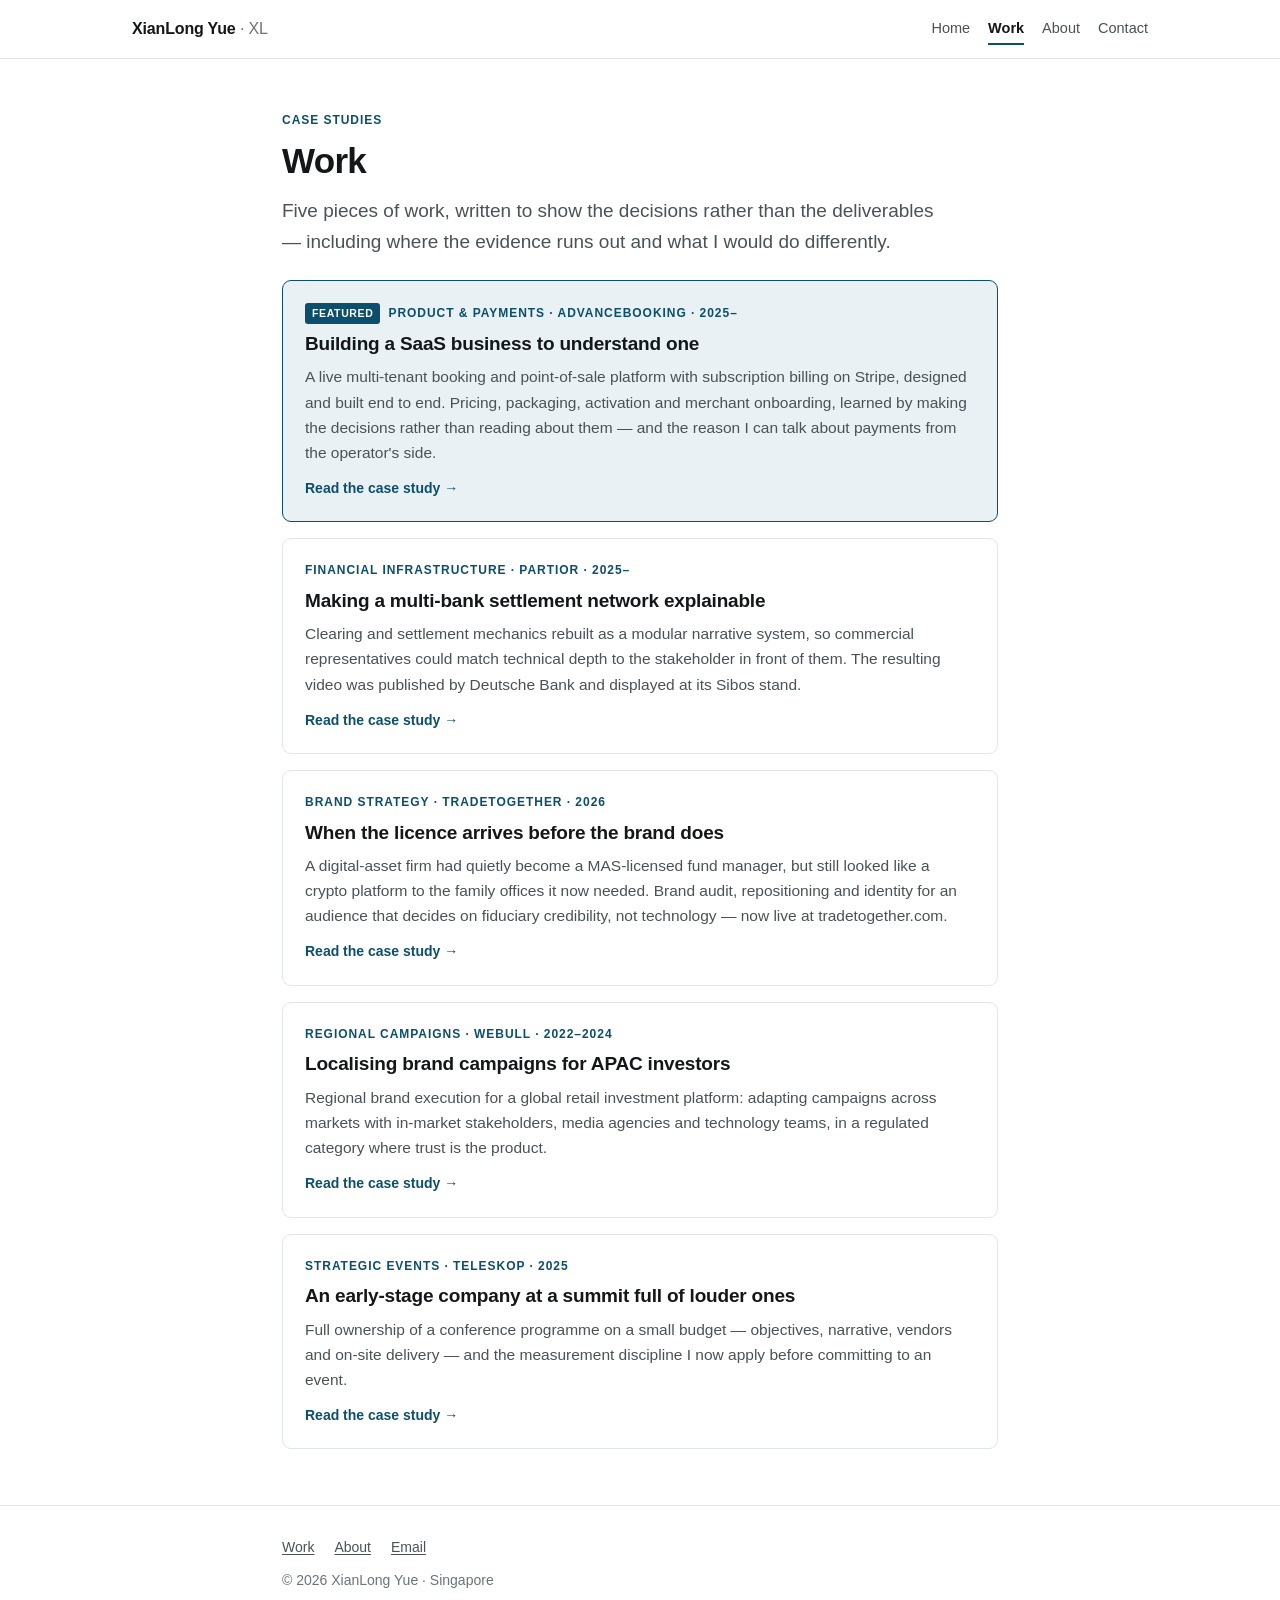
<file: work.html>
<!DOCTYPE html>
<html lang="en-GB">
<head>
<meta charset="utf-8">
<meta name="viewport" content="width=device-width, initial-scale=1">
<title>Work — case studies in payments, campaigns, events and product | XianLong Yue</title>
<meta name="description" content="Case studies by XianLong Yue: institutional payments storytelling at Partior, brand repositioning for a regulated fund manager, APAC campaign localisation at Webull, strategic event ownership at Echelon Asia Summit, and building AdvanceBooking on Stripe.">
<link rel="canonical" href="https://xlcommunicates-beep.github.io/work.html">
<meta property="og:type" content="website">
<meta property="og:title" content="Work — XianLong Yue">
<meta property="og:description" content="Case studies in institutional payments storytelling, APAC campaigns, strategic events and SaaS product.">
<meta property="og:url" content="https://xlcommunicates-beep.github.io/work.html">
<meta property="og:locale" content="en_GB">
<meta property="og:image" content="https://xlcommunicates-beep.github.io/assets/og-image.png">
<meta property="og:image:width" content="1200">
<meta property="og:image:height" content="630">
<meta property="og:image:alt" content="XianLong Yue — I make complex financial infrastructure legible to the people who decide.">
<meta name="twitter:card" content="summary_large_image">
<meta name="twitter:image" content="https://xlcommunicates-beep.github.io/assets/og-image.png">
<link rel="stylesheet" href="assets/style.css">
</head>
<body>
<a class="skip-link" href="#main">Skip to content</a>

<header class="site-header">
  <div class="wrap-wide">
    <a class="brand" href="index.html">XianLong Yue <span>· XL</span></a>
    <nav class="site-nav" aria-label="Primary">
      <ul>
        <li><a href="index.html">Home</a></li>
        <li><a href="work.html" aria-current="page">Work</a></li>
        <li><a href="about.html">About</a></li>
        <li><a href="index.html#contact">Contact</a></li>
      </ul>
    </nav>
  </div>
</header>

<main id="main">

  <div class="page-head">
    <div class="wrap">
      <p class="kicker">Case studies</p>
      <h1>Work</h1>
      <p class="lede">Five pieces of work, written to show the decisions rather than the deliverables
      — including where the evidence runs out and what I would do differently.</p>
    </div>
  </div>

  <section>
    <div class="wrap">
      <div class="cases">

        <a class="case-card case-card--featured" href="advancebooking.html">
          <p class="kicker">Product &amp; payments · AdvanceBooking · 2025–</p>
          <h3>Building a SaaS business to understand one</h3>
          <p>A live multi-tenant booking and point-of-sale platform with subscription billing on
          Stripe, designed and built end to end. Pricing, packaging, activation and merchant
          onboarding, learned by making the decisions rather than reading about them — and the
          reason I can talk about payments from the operator's side.</p>
          <span class="more">Read the case study →</span>
        </a>

        <a class="case-card" href="partior.html">
          <p class="kicker">Financial infrastructure · Partior · 2025–</p>
          <h3>Making a multi-bank settlement network explainable</h3>
          <p>Clearing and settlement mechanics rebuilt as a modular narrative system, so commercial
          representatives could match technical depth to the stakeholder in front of them. The
          resulting video was published by Deutsche Bank and displayed at its Sibos stand.</p>
          <span class="more">Read the case study →</span>
        </a>

        <a class="case-card" href="tradetogether.html">
          <p class="kicker">Brand strategy · TradeTogether · 2026</p>
          <h3>When the licence arrives before the brand does</h3>
          <p>A digital-asset firm had quietly become a MAS-licensed fund manager, but still looked
          like a crypto platform to the family offices it now needed. Brand audit, repositioning and
          identity for an audience that decides on fiduciary credibility, not technology — now live
          at tradetogether.com.</p>
          <span class="more">Read the case study →</span>
        </a>

        <a class="case-card" href="webull.html">
          <p class="kicker">Regional campaigns · Webull · 2022–2024</p>
          <h3>Localising brand campaigns for APAC investors</h3>
          <p>Regional brand execution for a global retail investment platform: adapting campaigns
          across markets with in-market stakeholders, media agencies and technology teams, in a
          regulated category where trust is the product.</p>
          <span class="more">Read the case study →</span>
        </a>

        <a class="case-card" href="echelon.html">
          <p class="kicker">Strategic events · Teleskop · 2025</p>
          <h3>An early-stage company at a summit full of louder ones</h3>
          <p>Full ownership of a conference programme on a small budget — objectives, narrative,
          vendors and on-site delivery — and the measurement discipline I now apply before
          committing to an event.</p>
          <span class="more">Read the case study →</span>
        </a>

      </div>
    </div>
  </section>


</main>

<footer class="site-footer">
  <div class="wrap">
    <div class="row">
      <a href="work.html">Work</a>
      <a href="about.html">About</a>
      <a href="mailto:xlcommunicates@gmail.com">Email</a>
    </div>
    <div>© 2026 XianLong Yue · Singapore</div>
  </div>
</footer>

</body>
</html>
</file>
<file: assets/style.css>
/* XianLong Yue — portfolio stylesheet
   No dependencies, no external requests. System fonts only. */

:root {
  --ink: #14171a;
  --ink-soft: #4a5157;
  --ink-faint: #6b737a;
  --rule: #e2e5e8;
  --rule-strong: #c9ced3;
  --bg: #ffffff;
  --bg-soft: #f7f8f9;
  --accent: #0b4f6c;
  --accent-soft: #eaf1f5;
  --max: 760px;
  --wide: 1060px;
}

*, *::before, *::after { box-sizing: border-box; }

html { -webkit-text-size-adjust: 100%; scroll-behavior: smooth; }
@media (prefers-reduced-motion: reduce) {
  html { scroll-behavior: auto; }
  * { animation: none !important; transition: none !important; }
}

body {
  margin: 0;
  background: var(--bg);
  color: var(--ink);
  font-family: -apple-system, BlinkMacSystemFont, "Segoe UI", Roboto, Helvetica, Arial, sans-serif;
  font-size: 17px;
  line-height: 1.62;
  -webkit-font-smoothing: antialiased;
}

/* ---------- accessibility ---------- */
.skip-link {
  position: absolute; left: -9999px; top: 0;
  background: var(--accent); color: #fff;
  padding: 10px 16px; z-index: 100; text-decoration: none;
}
.skip-link:focus { left: 8px; top: 8px; }

/* visually hidden, still announced by screen readers */
.sr-only {
  position: absolute; width: 1px; height: 1px;
  padding: 0; margin: -1px; overflow: hidden;
  clip: rect(0, 0, 0, 0); white-space: nowrap; border: 0;
}

a { color: var(--accent); text-underline-offset: 2px; }
a:focus-visible, button:focus-visible {
  outline: 2px solid var(--accent);
  outline-offset: 3px;
  border-radius: 2px;
}

/* ---------- layout ---------- */
.wrap { max-width: var(--max); margin: 0 auto; padding: 0 22px; }
.wrap-wide { max-width: var(--wide); margin: 0 auto; padding: 0 22px; }

/* ---------- header / nav ---------- */
.site-header {
  border-bottom: 1px solid var(--rule);
  background: var(--bg);
  position: sticky; top: 0; z-index: 50;
}
.site-header .wrap-wide {
  display: flex; align-items: center; justify-content: space-between;
  gap: 4px 16px; min-height: 58px; flex-wrap: wrap;
}
/* allow the nav to shrink and wrap instead of forcing the page wider */
.site-nav { min-width: 0; flex: 1 1 auto; }
.brand {
  font-weight: 650; letter-spacing: -0.01em;
  color: var(--ink); text-decoration: none; font-size: 16px;
  padding: 6px 0;
}
.brand span { color: var(--ink-faint); font-weight: 400; }
.site-nav ul {
  list-style: none; display: flex; flex-wrap: wrap;
  gap: 2px 18px; margin: 0; padding: 6px 0;
  justify-content: flex-end;
}
@media (max-width: 700px) {
  .site-header { position: static; }
  .site-header .wrap-wide { min-height: 0; padding-top: 10px; padding-bottom: 8px; }
  .site-nav { flex: 1 1 100%; }
  .site-nav ul { justify-content: flex-start; gap: 2px 15px; }
}
.site-nav a {
  color: var(--ink-soft); text-decoration: none;
  font-size: 14.5px; padding: 4px 0; display: inline-block;
}
.site-nav a:hover { color: var(--accent); }
.site-nav a[aria-current="page"] {
  color: var(--ink); font-weight: 600;
  box-shadow: inset 0 -2px 0 var(--accent);
}

/* ---------- page header (one component, all pages) ---------- */
.page-head { padding: 52px 0 8px; }
.page-head--lead { padding: 64px 0 12px; }
.page-head .kicker {
  font-size: 12px; text-transform: uppercase; letter-spacing: 0.08em;
  color: var(--accent); font-weight: 660; margin: 0 0 10px;
}
.page-head h1 {
  font-size: clamp(26px, 4.4vw, 35px); line-height: 1.2;
  letter-spacing: -0.02em; margin: 0 0 14px; font-weight: 680;
}
.page-head--lead h1 {
  font-size: clamp(28px, 5.2vw, 41px); line-height: 1.17;
  margin: 0 0 18px; max-width: 20ch;
}
.page-head .lede {
  font-size: clamp(17px, 2.3vw, 19px);
  color: var(--ink-soft); margin: 0 0 14px; max-width: 62ch;
}
.page-head .meta {
  font-size: 14.5px; color: var(--ink-faint);
  margin: 20px 0 0; letter-spacing: 0.01em;
}

/* ---------- sections ----------
   One separator device across the whole site: a hairline rule above every h2.
   Sections carry no padding or borders of their own, so rhythm never drifts
   between the home page, the work index and the case studies. */
section { padding: 0; border: 0; }
main { padding-bottom: 46px; }
.page-body { padding: 0; }

h2 {
  font-size: 19px; line-height: 1.3; letter-spacing: -0.01em;
  color: var(--ink); font-weight: 640;
  margin: 40px 0 14px; padding-top: 26px;
  border-top: 1px solid var(--rule);
  page-break-after: avoid;
}
h3 { font-size: 17px; line-height: 1.34; margin: 0 0 8px; font-weight: 640; letter-spacing: -0.01em; }
h4 {
  font-size: 12.5px; text-transform: uppercase; letter-spacing: 0.07em;
  color: var(--ink-faint); font-weight: 660; margin: 26px 0 7px;
}
p { margin: 0 0 16px; }
p:last-child { margin-bottom: 0; }
ul.plain { margin: 0 0 16px; padding-left: 20px; }
ul.plain li { margin-bottom: 8px; }

/* ---------- proof tiles ---------- */
.proof { display: grid; gap: 14px; grid-template-columns: repeat(auto-fit, minmax(280px, 1fr)); }
.proof div {
  border: 1px solid var(--rule); border-radius: 8px;
  padding: 17px 17px 15px; background: var(--bg-soft);
}
.proof strong { display: block; font-size: 15px; margin-bottom: 5px; letter-spacing: -0.01em; }
.proof span { font-size: 14px; color: var(--ink-soft); line-height: 1.5; display: block; }

/* ---------- case cards ---------- */
.cases { display: grid; gap: 16px; }
.case-card {
  border: 1px solid var(--rule); border-radius: 9px;
  padding: 22px 22px 20px; text-decoration: none; color: inherit;
  display: block; background: var(--bg);
}
.case-card:hover { border-color: var(--rule-strong); background: var(--bg-soft); }
.case-card .kicker {
  font-size: 12px; text-transform: uppercase; letter-spacing: 0.08em;
  color: var(--accent); font-weight: 660; margin: 0 0 7px;
}
.case-card h3 { font-size: 19px; margin-bottom: 8px; }

/* Featured card — the one emphasis on the Work index. */
.case-card--featured {
  border-color: var(--accent); border-width: 1.5px;
  background: var(--accent-soft);
}
.case-card--featured:hover { border-color: var(--accent); background: #e2ecf2; }
.case-card--featured .kicker { display: flex; align-items: center; gap: 8px; }
.case-card--featured .kicker::before {
  content: "Featured"; background: var(--accent); color: #fff;
  font-size: 10.5px; letter-spacing: 0.06em; font-weight: 660;
  padding: 2px 7px; border-radius: 3px;
}
.case-card p { font-size: 15.5px; color: var(--ink-soft); margin: 0; }
.case-card .more {
  font-size: 14px; color: var(--accent); font-weight: 600;
  margin-top: 12px; display: inline-block;
}

/* ---------- capability groups ---------- */
.caps { display: grid; gap: 22px; grid-template-columns: repeat(auto-fit, minmax(230px, 1fr)); }
.caps h3 { font-size: 15.5px; margin-bottom: 7px; }
.caps p { font-size: 14.5px; color: var(--ink-soft); margin: 0; }

/* ---------- timeline ---------- */
.timeline { border-top: 1px solid var(--rule); margin-bottom: 4px; }
.tl-row {
  display: grid; grid-template-columns: 152px 1fr;
  gap: 6px 20px; padding: 13px 0; border-bottom: 1px solid var(--rule);
}
/* the following h2's own rule provides the closing line */
.tl-row:last-child { border-bottom: 0; }
.tl-row .when { font-size: 13.5px; color: var(--ink-faint); font-variant-numeric: tabular-nums; }
.tl-row .what { font-size: 15.5px; }
.tl-row .what strong { font-weight: 630; }
.tl-row .what span { color: var(--ink-soft); }
@media (max-width: 520px) {
  .tl-row { grid-template-columns: 1fr; gap: 2px; }
}

/* ---------- case study facts strip ---------- */
.facts {
  display: grid; gap: 12px 26px;
  grid-template-columns: repeat(auto-fit, minmax(190px, 1fr));
  padding: 20px 0 0;
}
.facts div { font-size: 14.5px; }
.facts dt {
  font-size: 11.5px; text-transform: uppercase; letter-spacing: 0.07em;
  color: var(--ink-faint); font-weight: 660; margin-bottom: 2px;
}
.facts dd { margin: 0; color: var(--ink-soft); }

.role-box {
  background: var(--accent-soft); border-left: 3px solid var(--accent);
  padding: 16px 18px; margin: 20px 0; border-radius: 0 6px 6px 0;
}
.role-box p { font-size: 15.5px; margin: 0; }
.role-box strong { font-weight: 660; }

figure { margin: 24px 0; }
figure img {
  max-width: 100%; height: auto; display: block;
  border: 1px solid var(--rule); border-radius: 7px;
}
figcaption { font-size: 13.5px; color: var(--ink-faint); margin-top: 9px; line-height: 1.5; }

.note {
  font-size: 14px; color: var(--ink-faint);
  background: var(--bg-soft); border: 1px dashed var(--rule-strong);
  padding: 12px 14px; border-radius: 6px; margin: 18px 0;
}

.tags { margin: 26px 0 0; font-size: 14px; color: var(--ink-soft); }
.tags strong { color: var(--ink); font-weight: 630; }

/* ---------- buttons ---------- */
.btn {
  display: inline-block; background: var(--accent); color: #fff;
  padding: 11px 20px; border-radius: 6px; text-decoration: none;
  font-size: 15px; font-weight: 600;
}
.btn:hover { background: #093f57; }
.btn-secondary {
  background: transparent; color: var(--accent);
  border: 1px solid var(--rule-strong);
}
.btn-secondary:hover { background: var(--bg-soft); }
.btn-row { display: flex; flex-wrap: wrap; gap: 11px; margin-top: 8px; }

/* ---------- portrait (About only) ---------- */
.portrait {
  width: 132px; height: 132px; border-radius: 50%;
  object-fit: cover; border: 1px solid var(--rule); margin-bottom: 22px;
}

/* ---------- footer ---------- */
.site-footer {
  border-top: 1px solid var(--rule); padding: 30px 0 44px;
  font-size: 14px; color: var(--ink-faint); margin-top: 10px;
}
.site-footer a { color: var(--ink-soft); }
.site-footer .row { display: flex; flex-wrap: wrap; gap: 8px 20px; margin-bottom: 10px; }

/* ---------- prev/next ---------- */
.pager {
  display: flex; flex-wrap: wrap; gap: 12px;
  justify-content: space-between; padding: 26px 0 0;
  border-top: 1px solid var(--rule); font-size: 15px;
}
</file>
